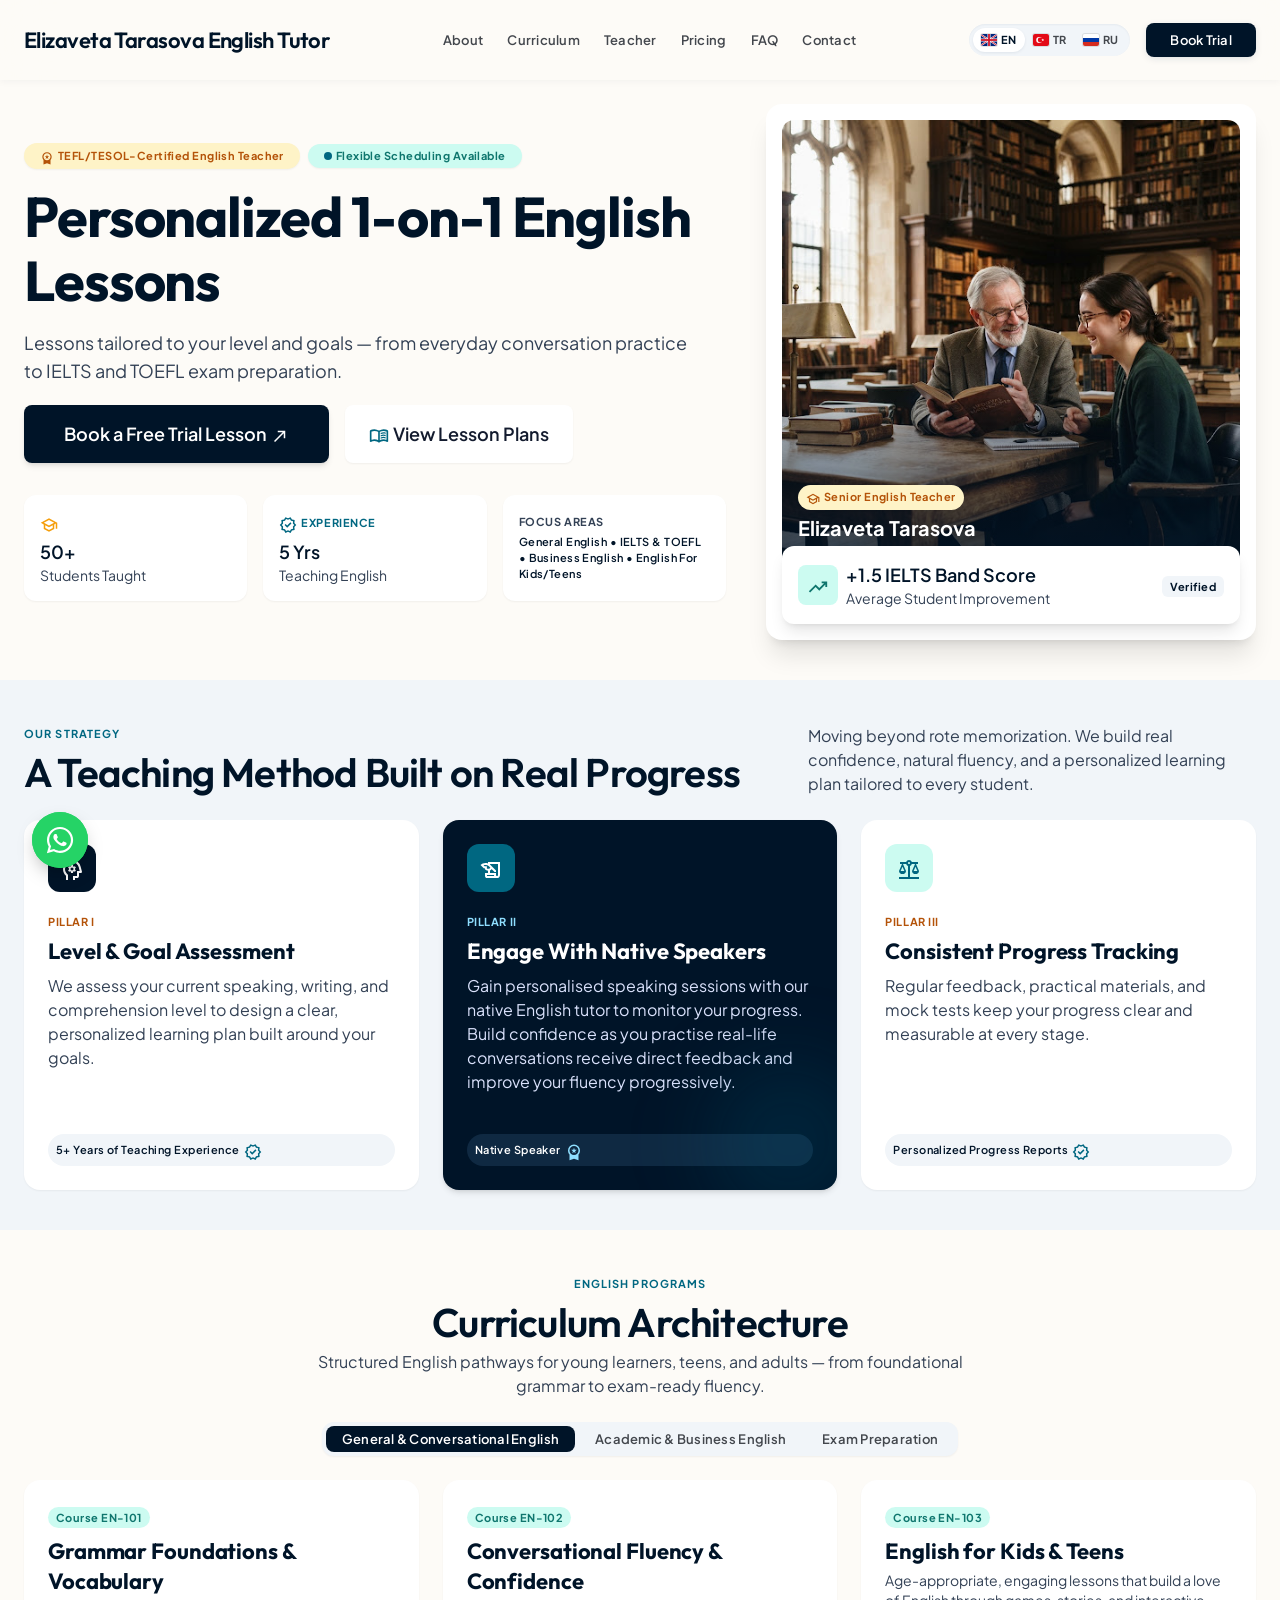
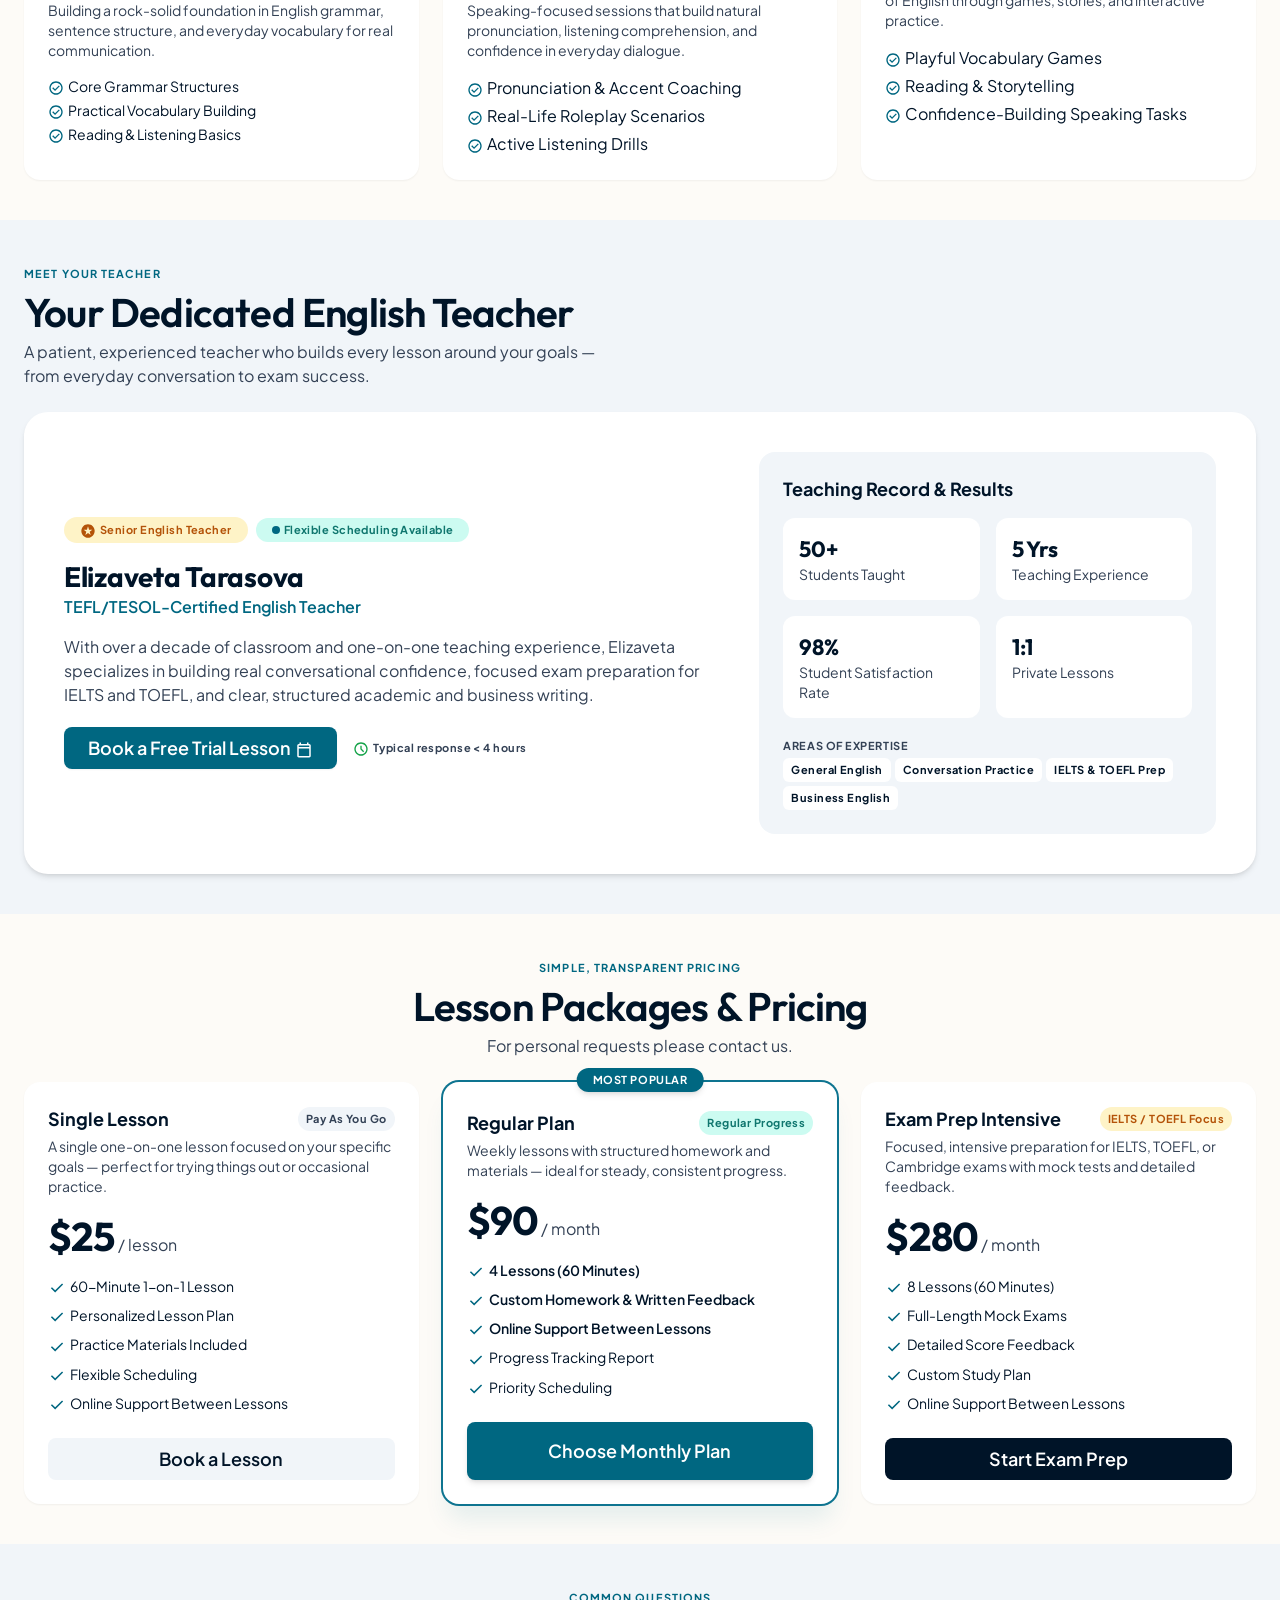
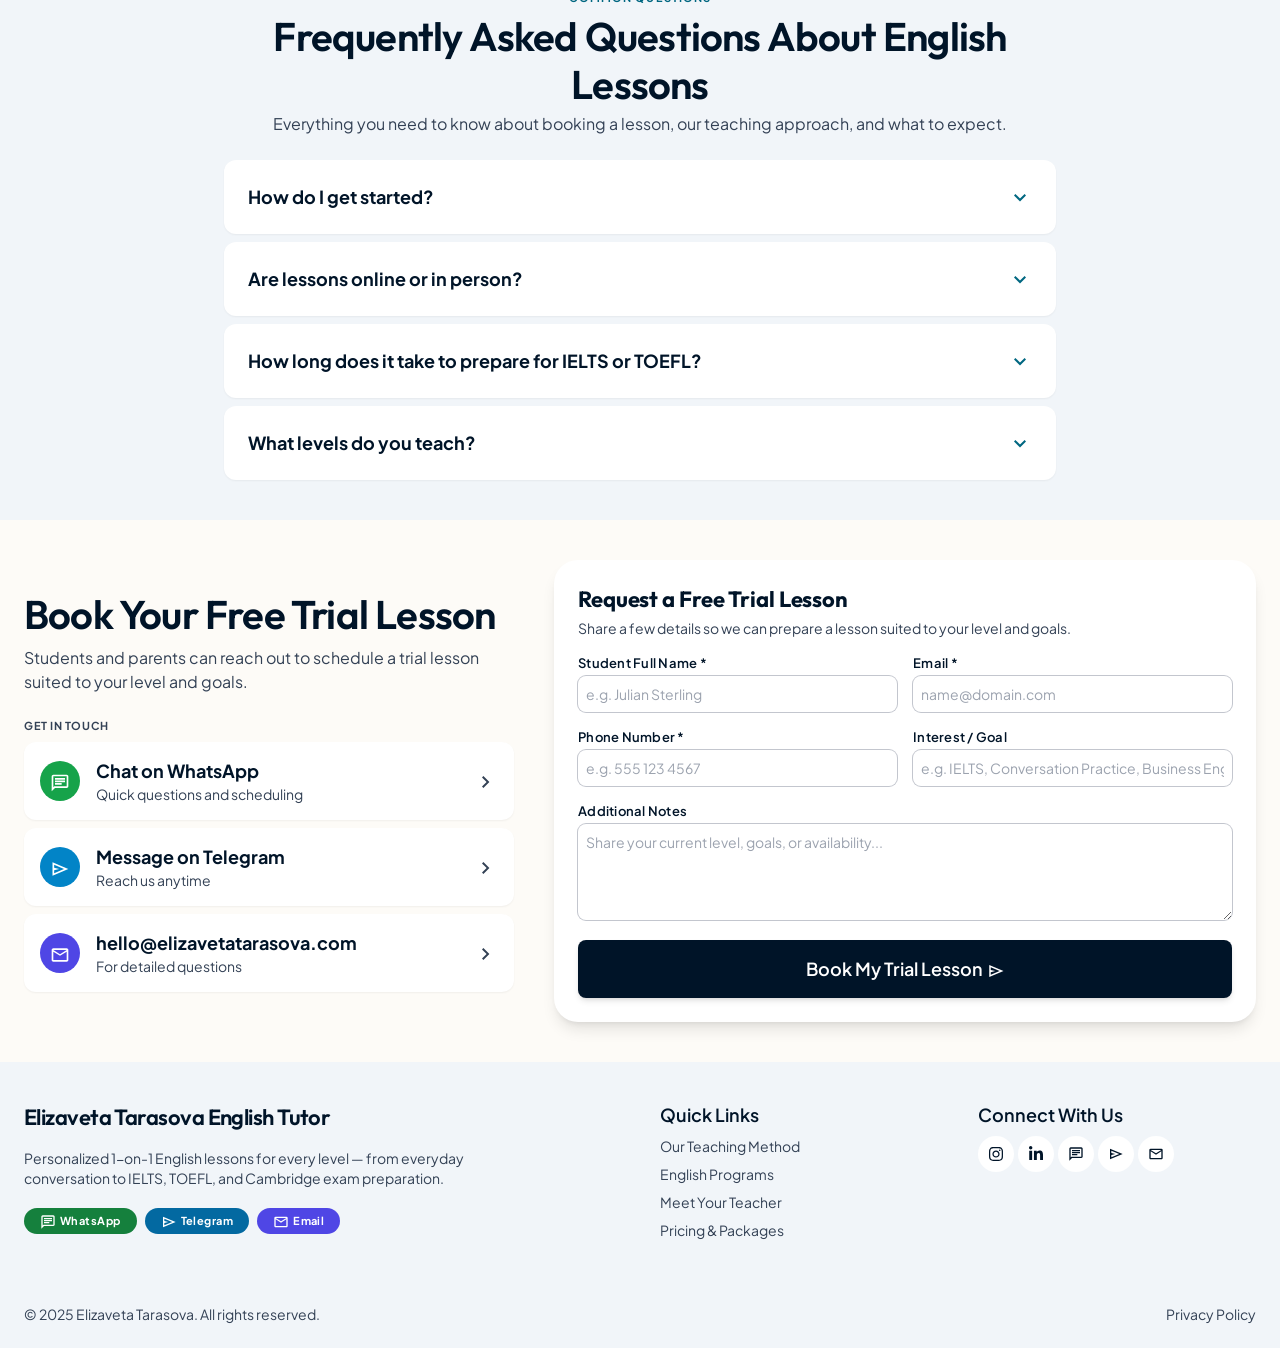
<file: index.html>
<!DOCTYPE html>
<html class="scroll-smooth" lang="en"><head><meta charset="utf-8"/><meta http-equiv="Content-Security-Policy" content="default-src 'self'; script-src 'self'; style-src 'self'; img-src 'self'; font-src 'self'; connect-src 'self' http://localhost:5080; form-action 'self'; base-uri 'self'; object-src 'none';"/><meta content="width=device-width, initial-scale=1.0, viewport-fit=cover" name="viewport"/><title>Elizaveta Tarasova | 1-on-1 English Tutoring, IELTS &amp; TOEFL Prep</title><meta name="description" content="Personalized English tutoring for every level with Elizaveta Tarasova: conversational fluency, academic &amp; business English, and exam preparation for IELTS, TOEFL &amp; Cambridge. Book a free trial lesson today."/><meta name="robots" content="index, follow"/><meta name="theme-color" content="#001428"/><link rel="canonical" href="https://www.elizavetatarasova.com/"/><meta property="og:type" content="website"/><meta property="og:site_name" content="Elizaveta Tarasova"/><meta property="og:title" content="Elizaveta Tarasova | 1-on-1 English Tutoring, IELTS &amp; TOEFL Prep"/><meta property="og:description" content="Personalized English tutoring for every level with Elizaveta Tarasova: conversational fluency, academic &amp; business English, and exam preparation for IELTS, TOEFL &amp; Cambridge."/><meta property="og:image" content="https://www.elizavetatarasova.com/assets/og/og-image.png"/><meta property="og:image:width" content="1200"/><meta property="og:image:height" content="630"/><meta property="og:image:alt" content="Elizaveta Tarasova — personalized 1-on-1 English tutoring and exam preparation"/><meta property="og:url" content="https://www.elizavetatarasova.com/"/><meta property="og:locale" content="en_US"/><meta property="og:locale:alternate" content="tr_TR"/><meta property="og:locale:alternate" content="ru_RU"/><meta name="twitter:card" content="summary_large_image"/><meta name="twitter:title" content="Elizaveta Tarasova | 1-on-1 English Tutoring, IELTS &amp; TOEFL Prep"/><meta name="twitter:description" content="Personalized English tutoring for every level with Elizaveta Tarasova: conversational fluency, academic &amp; business English, and exam preparation for IELTS, TOEFL &amp; Cambridge."/><meta name="twitter:image" content="https://www.elizavetatarasova.com/assets/og/og-image.png"/><link rel="icon" href="assets/favicon/favicon.svg" type="image/svg+xml"/><link rel="icon" href="assets/favicon/favicon.ico" sizes="any"/><link rel="apple-touch-icon" href="assets/favicon/apple-touch-icon.png"/><link rel="stylesheet" href="assets/css/fonts.css"/><link rel="stylesheet" href="assets/css/tailwind.css"/><link rel="stylesheet" href="assets/css/site.css?v=20260924b"/>
<script src="assets/js/config.js?v=20260924b"></script><script src="content-data.js?v=20260924b"></script>
<script src="site-i18n.js?v=20260924b"></script>
<script src="assets/js/site.js?v=20260924b" defer></script>
<script type="application/ld+json">
{
  "@context": "https://schema.org",
  "@type": "EducationalOrganization",
  "name": "Elizaveta Tarasova",
  "description": "Personalized 1-on-1 English tutoring for every level: conversational fluency, academic & business English, and exam preparation for IELTS, TOEFL & Cambridge with a dedicated, experienced English teacher.",
  "url": "https://www.elizavetatarasova.com/",
  "logo": "https://www.elizavetatarasova.com/assets/favicon/apple-touch-icon.png",
  "image": "https://www.elizavetatarasova.com/assets/og/og-image.png",
  "email": "hello@elizavetatarasova.com",
  "areaServed": "Worldwide",
  "availableLanguage": ["English", "Turkish", "Russian"],
  "sameAs": []
}
</script>
</head><body class="bg-canvas-parchment text-on-surface antialiased font-body-md text-body-md overflow-x-hidden"><header class="fixed top-0 inset-x-0 z-50 bg-canvas-parchment/90 backdrop-blur-xl shadow-[0_1px_8px_rgba(15,41,66,0.05)]"><div class="h-20 max-w-[1280px] mx-auto px-margin flex items-center justify-between gap-space-sm"><div class="flex items-center gap-space-sm min-w-0"><span class="font-headline-sm text-primary tracking-tight truncate header-logo-text" data-i18n="header.logo">Elizaveta Tarasova</span></div><nav class="hidden xl:flex items-center gap-space-md shrink-0" data-active-classes="bg-primary-container text-on-primary-container font-title-md text-title-md rounded-lg"><a class="font-label-md text-label-md text-on-surface-variant hover:text-on-surface transition-colors py-space-xs px-space-xs whitespace-nowrap" data-path="about" href="#about" data-i18n="header.nav.about" title="Learn about our teaching philosophy" data-i18n-title="linkTitles.navAbout">About</a><a class="font-label-md text-label-md text-on-surface-variant hover:text-on-surface transition-colors py-space-xs px-space-xs whitespace-nowrap" data-path="curriculum" href="#curriculum" data-i18n="header.nav.curriculum" title="Explore our English program tracks" data-i18n-title="linkTitles.navCurriculum">Curriculum</a><a class="font-label-md text-label-md text-on-surface-variant hover:text-on-surface transition-colors py-space-xs px-space-xs whitespace-nowrap" data-path="mentorship" href="#mentorship" data-i18n="header.nav.mentorship" title="Meet your English teacher" data-i18n-title="linkTitles.navMentorship">Teacher</a><a class="font-label-md text-label-md text-on-surface-variant hover:text-on-surface transition-colors py-space-xs px-space-xs whitespace-nowrap" data-path="pricing" href="#pricing" data-i18n="header.nav.pricing" title="View lesson pricing and packages" data-i18n-title="linkTitles.navPricing">Pricing</a><a class="font-label-md text-label-md text-on-surface-variant hover:text-on-surface transition-colors py-space-xs px-space-xs whitespace-nowrap" data-path="faq" href="#faq" data-i18n="header.nav.faq" title="Read frequently asked questions" data-i18n-title="linkTitles.navFaq">FAQ</a><a class="font-label-md text-label-md text-on-surface-variant hover:text-on-surface transition-colors py-space-xs px-space-xs whitespace-nowrap" data-path="contact" href="#contact" data-i18n="header.nav.contact" title="Get in touch and book a trial lesson" data-i18n-title="linkTitles.navContact">Contact</a></nav><div class="flex items-center gap-space-sm md:gap-space-md shrink-0"><div class="hidden sm:inline-flex items-center bg-surface-subtle p-space-xs rounded-full shadow-[inset_0_1px_2px_rgba(15,41,66,0.05)]" id="lang-pill-desktop"><button class="lang-switch-btn inline-flex items-center gap-1 px-space-sm py-space-xs rounded-full font-label-sm text-label-sm transition-colors" data-lang="en" type="button"><span aria-hidden="true" class="inline-flex w-4 h-3 rounded-[2px] overflow-hidden ring-1 ring-black/10 shrink-0"><svg viewBox="0 0 60 40" xmlns="http://www.w3.org/2000/svg" width="100%" height="100%" preserveAspectRatio="xMidYMid slice"><rect width="60" height="40" fill="#00247d"/><g stroke="#fff" stroke-width="6"><line x1="0" y1="0" x2="60" y2="40"/><line x1="60" y1="0" x2="0" y2="40"/></g><g stroke="#cf142b" stroke-width="3"><line x1="0" y1="0" x2="60" y2="40"/><line x1="60" y1="0" x2="0" y2="40"/></g><rect x="25" width="10" height="40" fill="#fff"/><rect y="15" width="60" height="10" fill="#fff"/><rect x="27" width="6" height="40" fill="#cf142b"/><rect y="17" width="60" height="6" fill="#cf142b"/></svg></span>EN</button><button class="lang-switch-btn inline-flex items-center gap-1 px-space-sm py-space-xs rounded-full font-label-sm text-label-sm transition-colors" data-lang="tr" type="button"><span aria-hidden="true" class="inline-flex w-4 h-3 rounded-[2px] overflow-hidden ring-1 ring-black/10 shrink-0"><svg viewBox="0 0 60 40" xmlns="http://www.w3.org/2000/svg" width="100%" height="100%" preserveAspectRatio="xMidYMid slice"><rect width="60" height="40" fill="#E30A17"/><circle cx="24" cy="20" r="10" fill="#fff"/><circle cx="27.2" cy="20" r="8" fill="#E30A17"/><polygon points="36,15 37.176,18.382 40.755,18.455 37.902,20.618 38.939,24.045 36,22 33.061,24.045 34.098,20.618 31.245,18.455 34.824,18.382" fill="#fff"/></svg></span>TR</button><button class="lang-switch-btn inline-flex items-center gap-1 px-space-sm py-space-xs rounded-full font-label-sm text-label-sm transition-colors" data-lang="ru" type="button"><span aria-hidden="true" class="inline-flex w-4 h-3 rounded-[2px] overflow-hidden ring-1 ring-black/10 shrink-0"><svg viewBox="0 0 60 40" xmlns="http://www.w3.org/2000/svg" width="100%" height="100%" preserveAspectRatio="xMidYMid slice"><rect width="60" height="13.33" y="0" fill="#fff"/><rect width="60" height="13.33" y="13.33" fill="#0039A6"/><rect width="60" height="13.34" y="26.66" fill="#D52B1E"/></svg></span>RU</button></div><a class="hidden md:inline-flex items-center justify-center bg-primary text-on-primary hover:bg-primary-container hover:text-on-primary font-label-md text-label-md px-space-lg py-space-sm rounded-lg transition-all shadow-[0_2px_8px_-2px_rgba(15,41,66,0.18)] whitespace-nowrap" href="#contact" data-i18n="header.bookTrial" title="Book a free trial lesson" data-i18n-title="linkTitles.bookTrial">Book Trial</a><button aria-label="Open Navigation Menu" class="xl:hidden flex items-center justify-center w-10 h-10 rounded-lg bg-surface-subtle text-primary hover:bg-surface-container-high hover:text-on-surface transition-colors shrink-0" id="mobile-menu-trigger" type="button"><span><svg fill="currentColor" class="icon-inline" xmlns="http://www.w3.org/2000/svg" height="24" viewBox="0 -960 960 960" width="24"><path d="M120-240v-80h720v80H120Zm0-200v-80h720v80H120Zm0-200v-80h720v80H120Z"/></svg></span></button></div></div></header><div class="fixed inset-0 z-50 hidden bg-primary-container/40 backdrop-blur-md transition-opacity" id="mobile-drawer"><div class="fixed top-0 right-0 h-full w-80 max-w-[85vw] bg-surface-card p-space-lg flex flex-col justify-between shadow-[0_24px_48px_-12px_rgba(15,41,66,0.25)] overflow-y-auto"><div class="flex flex-col gap-space-lg"><div class="flex items-center justify-between pb-space-md gap-space-sm"><div class="flex items-center gap-space-xs min-w-0"><span class="font-title-md text-primary truncate drawer-logo-text" data-i18n="header.logo">Elizaveta Tarasova</span></div><button aria-label="Close Menu" class="p-space-xs rounded-lg text-on-surface-variant hover:bg-surface-subtle hover:text-on-surface shrink-0" id="mobile-menu-close" type="button"><span><svg fill="currentColor" class="icon-inline" xmlns="http://www.w3.org/2000/svg" height="24" viewBox="0 -960 960 960" width="24"><path d="m256-200-56-56 224-224-224-224 56-56 224 224 224-224 56 56-224 224 224 224-56 56-224-224-224 224Z"/></svg></span></button></div><div class="flex items-center justify-center bg-surface-subtle p-space-xs rounded-full gap-space-xs" id="lang-pill-mobile"><button class="lang-switch-btn flex-1 inline-flex items-center justify-center gap-1 py-space-xs rounded-full font-label-sm text-label-sm text-center transition-colors" data-lang="en" type="button">English</button><button class="lang-switch-btn flex-1 inline-flex items-center justify-center gap-1 py-space-xs rounded-full font-label-sm text-label-sm text-center transition-colors" data-lang="tr" type="button">Türkçe</button><button class="lang-switch-btn flex-1 inline-flex items-center justify-center gap-1 py-space-xs rounded-full font-label-sm text-label-sm text-center transition-colors" data-lang="ru" type="button">Русский</button></div><nav class="flex flex-col gap-space-xs mt-space-md" data-active-classes="bg-primary-container text-on-primary-container font-title-md text-title-md rounded-lg"><a class="font-label-md text-label-md text-on-surface-variant hover:bg-surface-subtle hover:text-on-surface px-space-md py-space-sm rounded-lg transition-colors" data-path="about" href="#about" data-i18n="header.nav.about" title="Learn about our teaching philosophy" data-i18n-title="linkTitles.navAbout">About</a><a class="font-label-md text-label-md text-on-surface-variant hover:bg-surface-subtle hover:text-on-surface px-space-md py-space-sm rounded-lg transition-colors" data-path="curriculum" href="#curriculum" data-i18n="header.nav.curriculum" title="Explore our English program tracks" data-i18n-title="linkTitles.navCurriculum">Curriculum</a><a class="font-label-md text-label-md text-on-surface-variant hover:bg-surface-subtle hover:text-on-surface px-space-md py-space-sm rounded-lg transition-colors" data-path="mentorship" href="#mentorship" data-i18n="header.nav.mentorship" title="Meet your English teacher" data-i18n-title="linkTitles.navMentorship">Teacher</a><a class="font-label-md text-label-md text-on-surface-variant hover:bg-surface-subtle hover:text-on-surface px-space-md py-space-sm rounded-lg transition-colors" data-path="pricing" href="#pricing" data-i18n="header.nav.pricing" title="View lesson pricing and packages" data-i18n-title="linkTitles.navPricing">Pricing</a><a class="font-label-md text-label-md text-on-surface-variant hover:bg-surface-subtle hover:text-on-surface px-space-md py-space-sm rounded-lg transition-colors" data-path="faq" href="#faq" data-i18n="header.nav.faq" title="Read frequently asked questions" data-i18n-title="linkTitles.navFaq">FAQ</a><a class="font-label-md text-label-md text-on-surface-variant hover:bg-surface-subtle hover:text-on-surface px-space-md py-space-sm rounded-lg transition-colors" data-path="contact" href="#contact" data-i18n="header.nav.contact" title="Get in touch and book a trial lesson" data-i18n-title="linkTitles.navContact">Contact</a></nav></div><div class="flex flex-col gap-space-md pt-space-lg"><a class="w-full flex items-center justify-center text-center bg-primary text-on-primary hover:bg-primary-container font-label-md text-label-md py-space-md rounded-lg shadow-[0_4px_12px_rgba(15,41,66,0.15)] transition-all" href="#contact" data-i18n="mobile.ctaButton" title="Book a free trial lesson" data-i18n-title="linkTitles.bookTrial">Book a Free Trial Lesson</a><div class="flex items-center justify-center gap-space-md text-on-surface-variant font-label-sm text-label-sm text-center"><span class="flex items-center gap-space-xs"><span class="text-[16px] text-sage-accent-light shrink-0"><svg fill="currentColor" class="icon-inline" xmlns="http://www.w3.org/2000/svg" height="16" viewBox="0 -960 960 960" width="16"><path d="m344-60-76-128-144-32 14-148-98-112 98-112-14-148 144-32 76-128 136 58 136-58 76 128 144 32-14 148 98 112-98 112 14 148-144 32-76 128-136-58-136 58Zm34-102 102-44 104 44 56-96 110-26-10-112 74-84-74-86 10-112-110-24-58-96-102 44-104-44-56 96-110 24 10 112-74 86 74 84-10 114 110 24 58 96Zm102-318Zm-42 142 226-226-56-58-170 170-86-84-56 56 142 142Z"/></svg></span><span data-i18n="mobile.trustBadge">CELTA-Certified English Teacher</span></span></div></div></div></div><main class="w-full pt-20 bg-canvas-parchment"><div class="flex flex-col w-full">
<!-- SECTION 1: HERO (#hero) -->
<section class="relative w-full pt-space-lg pb-space-xl overflow-hidden bg-canvas-parchment" id="hero">
<div class="max-w-[1280px] mx-auto px-margin">
<div class="grid grid-cols-1 lg:grid-cols-12 gap-space-xl items-center">
<div class="lg:col-span-7 flex flex-col gap-space-md min-w-0">
<div class="flex flex-wrap items-center gap-space-sm">
<span class="inline-flex items-center gap-space-xs bg-amber-tint-surface text-amber-tint-text font-label-sm text-label-sm px-space-md py-space-xs rounded-full shadow-sm max-w-full">
<span class="text-[14px] shrink-0"><svg fill="currentColor" class="icon-inline" xmlns="http://www.w3.org/2000/svg" height="14" viewBox="0 -960 960 960" width="14"><path d="m387-412 35-114-92-74h114l36-112 36 112h114l-93 74 35 114-92-71-93 71ZM240-40v-309q-38-42-59-96t-21-115q0-134 93-227t227-93q134 0 227 93t93 227q0 61-21 115t-59 96v309l-240-80-240 80Zm410-350q70-70 70-170t-70-170q-70-70-170-70t-170 70q-70 70-70 170t70 170q70 70 170 70t170-70Z"/></svg></span>
<span data-i18n="hero.badge1">CELTA-Certified English Teacher</span>
</span>
<span class="inline-flex items-center gap-space-xs bg-teal-tint-surface text-teal-tint-text font-label-sm text-label-sm px-space-md py-space-xs rounded-full shadow-sm max-w-full">
<span class="w-2 h-2 rounded-full bg-secondary animate-pulse shrink-0"></span>
<span data-i18n="hero.badge2">Open Slots This Month: 3</span>
</span>
</div>
<h1 class="font-display-hero text-display-hero-mobile md:text-display-hero text-primary tracking-tight font-bold" data-i18n="hero.title">
Personalized 1-on-1 English Lessons
</h1>
<p class="font-body-lg text-body-lg text-text-slate-muted max-w-2xl" data-i18n="hero.subtitle">
Lessons tailored to your level and goals — from everyday conversation practice to IELTS and TOEFL exam preparation.
</p>
<div class="flex flex-wrap items-center gap-space-md pt-space-xs">
<a class="inline-flex items-center justify-center gap-space-xs bg-primary text-on-primary hover:bg-primary-container px-space-xl py-space-md rounded-lg font-title-md text-title-md shadow-md transition-all" href="#contact">
<span title="Book a free trial lesson" data-i18n-title="linkTitles.heroCtaPrimary" data-i18n="hero.ctaPrimary">Book a Free Trial Lesson</span>
<span class="text-[18px] shrink-0"><svg fill="currentColor" class="icon-inline" xmlns="http://www.w3.org/2000/svg" height="18" viewBox="0 -960 960 960" width="18"><path d="m216-160-56-56 464-464H360v-80h400v400h-80v-264L216-160Z"/></svg></span>
</a>
<a class="inline-flex items-center justify-center gap-space-xs bg-surface-card text-on-surface hover:bg-surface-subtle px-space-lg py-space-md rounded-lg font-title-md text-title-md shadow-sm transition-all" href="#curriculum">
<span class="text-secondary text-[20px] shrink-0"><svg fill="currentColor" class="icon-inline" xmlns="http://www.w3.org/2000/svg" height="20" viewBox="0 -960 960 960" width="20"><path d="M560-564v-68q33-14 67.5-21t72.5-7q26 0 51 4t49 10v64q-24-9-48.5-13.5T700-600q-38 0-73 9.5T560-564Zm0 220v-68q33-14 67.5-21t72.5-7q26 0 51 4t49 10v64q-24-9-48.5-13.5T700-380q-38 0-73 9t-67 27Zm0-110v-68q33-14 67.5-21t72.5-7q26 0 51 4t49 10v64q-24-9-48.5-13.5T700-490q-38 0-73 9.5T560-454ZM260-320q47 0 91.5 10.5T440-278v-394q-41-24-87-36t-93-12q-36 0-71.5 7T120-692v396q35-12 69.5-18t70.5-6Zm260 42q44-21 88.5-31.5T700-320q36 0 70.5 6t69.5 18v-396q-33-14-68.5-21t-71.5-7q-47 0-93 12t-87 36v394Zm-40 118q-48-38-104-59t-116-21q-42 0-82.5 11T100-198q-21 11-40.5-1T40-234v-482q0-11 5.5-21T62-752q46-24 96-36t102-12q58 0 113.5 15T480-740q51-30 106.5-45T700-800q52 0 102 12t96 36q11 5 16.5 15t5.5 21v482q0 23-19.5 35t-40.5 1q-37-20-77.5-31T700-240q-60 0-116 21t-104 59ZM280-494Z"/></svg></span>
<span title="Explore our English programs" data-i18n-title="linkTitles.heroCtaSecondary" data-i18n="hero.ctaSecondary">View Lesson Plans</span>
</a>
</div>
<div class="pt-space-md hero-stats-grid">
<div class="bg-surface-card p-space-md rounded-xl shadow-sm min-w-0">
<div class="flex items-center gap-space-xs text-amber-highlight">
<span class="text-[18px]"><svg fill="currentColor" class="icon-inline" xmlns="http://www.w3.org/2000/svg" height="18" viewBox="0 -960 960 960" width="18"><path d="M480-120 200-272v-240L40-600l440-240 440 240v320h-80v-276l-80 44v240L480-120Zm0-332 274-148-274-148-274 148 274 148Zm0 241 200-108v-151L480-360 280-470v151l200 108Zm0-241Zm0 90Zm0 0Z"/></svg></span>
</div>
<p class="font-title-md text-title-md text-primary mt-space-xs" data-i18n="hero.stat1Value">140+</p>
<p class="font-body-sm text-body-sm text-text-slate-muted" data-i18n="hero.stat1Label">Students Taught</p>
</div>
<div class="bg-surface-card p-space-md rounded-xl shadow-sm min-w-0">
<div class="flex items-center gap-space-xs text-secondary">
<span class="text-[18px] shrink-0"><svg fill="currentColor" class="icon-inline" xmlns="http://www.w3.org/2000/svg" height="18" viewBox="0 -960 960 960" width="18"><path d="m344-60-76-128-144-32 14-148-98-112 98-112-14-148 144-32 76-128 136 58 136-58 76 128 144 32-14 148 98 112-98 112 14 148-144 32-76 128-136-58-136 58Zm34-102 102-44 104 44 56-96 110-26-10-112 74-84-74-86 10-112-110-24-58-96-102 44-104-44-56 96-110 24 10 112-74 86 74 84-10 114 110 24 58 96Zm102-318Zm-42 142 226-226-56-58-170 170-86-84-56 56 142 142Z"/></svg></span>
<span class="font-label-sm text-label-sm font-bold uppercase tracking-wider" data-i18n="hero.stat2Tag">Experience</span>
</div>
<p class="font-title-md text-title-md text-primary mt-space-xs" data-i18n="hero.stat2Value">12 Yrs</p>
<p class="font-body-sm text-body-sm text-text-slate-muted" data-i18n="hero.stat2Label">Teaching English</p>
</div>
<div class="hero-stat-wide bg-surface-card p-space-md rounded-xl shadow-sm flex flex-col justify-center min-w-0">
<p class="font-label-sm text-label-sm uppercase tracking-wider text-text-slate-muted" data-i18n="hero.stat3Label">Focus Areas</p>
<div class="flex flex-wrap gap-space-xs mt-space-xs">
<span class="font-label-sm text-label-sm text-primary font-semibold" data-i18n="hero.stat3Value">General English • IELTS &amp; TOEFL • Business English</span>
</div>
</div>
</div>
</div>
<div class="lg:col-span-5 relative min-w-0">
<div class="absolute -inset-4 bg-secondary/10 rounded-3xl blur-2xl -z-10"></div>
<div class="relative bg-surface-card rounded-2xl p-space-md shadow-xl">
<div class="relative w-full aspect-square rounded-xl overflow-hidden bg-primary">
<img alt="Private English tutor guiding a student through a one-on-one lesson" data-i18n-alt="hero.imgAlt" class="w-full h-full object-cover" width="512" height="512" loading="eager" fetchpriority="high" decoding="async" src="assets/images/hero-teacher.jpg"/>
<div class="absolute inset-0 bg-gradient-to-t from-primary/85 via-transparent to-transparent"></div>
<div class="absolute bottom-space-md left-space-md right-space-md text-on-primary">
<div class="inline-flex items-center gap-space-xs bg-amber-tint-surface text-amber-tint-text font-label-sm text-label-sm px-space-sm py-space-xs rounded-full mb-space-xs shadow-sm max-w-full">
<span class="text-[14px] shrink-0"><svg fill="currentColor" class="icon-inline" xmlns="http://www.w3.org/2000/svg" height="14" viewBox="0 -960 960 960" width="14"><path d="M480-120 200-272v-240L40-600l440-240 440 240v320h-80v-276l-80 44v240L480-120Zm0-332 274-148-274-148-274 148 274 148Zm0 241 200-108v-151L480-360 280-470v151l200 108Zm0-241Zm0 90Zm0 0Z"/></svg></span>
<span data-i18n="hero.mentorBadge">Senior English Teacher</span>
</div>
<p class="font-title-lg text-title-lg font-bold text-on-primary" data-i18n="hero.mentorName">Elizaveta Tarasova</p>
<p class="font-body-sm text-body-sm text-surface-container-highest" data-i18n="hero.mentorSubtitle">CELTA &amp; IELTS-Certified English Teacher</p>
</div>
</div>
<div class="-mt-8 relative z-10 bg-surface-card rounded-xl p-space-md shadow-lg flex flex-wrap items-center justify-between gap-space-md">
<div class="flex items-center gap-space-sm min-w-0">
<div class="w-10 h-10 rounded-lg bg-teal-tint-surface text-teal-tint-text flex items-center justify-center shrink-0">
<span class="text-[22px]"><svg fill="currentColor" class="icon-inline" xmlns="http://www.w3.org/2000/svg" height="22" viewBox="0 -960 960 960" width="22"><path d="m136-240-56-56 296-298 160 160 208-206H640v-80h240v240h-80v-104L536-320 376-480 136-240Z"/></svg></span>
</div>
<div class="min-w-0">
<p class="font-title-md text-title-md text-primary" data-i18n="hero.diagStat">+1.5 IELTS Band Score</p>
<p class="font-body-sm text-body-sm text-text-slate-muted" data-i18n="hero.diagLabel">Average Student Improvement</p>
</div>
</div>
<div class="text-right shrink-0">
<span class="font-label-sm text-label-sm px-space-sm py-space-xs bg-surface-subtle text-primary font-bold rounded-md" data-i18n="hero.verifiedTag">Verified</span>
</div>
</div>
</div>
</div>
</div>
</div>
</section>
<!-- SECTION 2: ABOUT & METHODOLOGY (#about) -->
<section class="w-full py-space-xl bg-surface-subtle" id="about">
<div class="max-w-[1280px] mx-auto px-margin">
<div class="flex flex-col md:flex-row md:items-end justify-between gap-space-md pb-space-lg">
<div class="min-w-0">
<span class="font-label-sm text-label-sm uppercase tracking-widest text-secondary font-bold" data-i18n="about.overline">The Tarasova Method</span>
<h2 class="font-headline-lg text-headline-lg-mobile md:text-headline-lg text-primary mt-space-xs font-bold" data-i18n="about.title">
A Teaching Method Built on Real Progress
</h2>
</div>
<p class="font-body-md text-body-md text-text-slate-muted max-w-md" data-i18n="about.subtitle">
Moving beyond rote memorization. We build real confidence, natural fluency, and a personalized learning plan tailored to every student.
</p>
</div>
<div class="grid grid-cols-1 md:grid-cols-3 gap-space-lg">
<div class="bg-surface-card rounded-2xl p-space-lg shadow-sm hover:shadow-md flex flex-col justify-between">
<div>
<div class="w-12 h-12 rounded-xl bg-primary text-on-primary flex items-center justify-center mb-space-md">
<span class="text-[24px]"><svg fill="currentColor" class="icon-inline" xmlns="http://www.w3.org/2000/svg" height="24" viewBox="0 -960 960 960" width="24"><path d="M240-80v-172q-57-52-88.5-121.5T120-520q0-150 105-255t255-105q125 0 221.5 73.5T827-615l52 205q5 19-7 34.5T840-360h-80v120q0 33-23.5 56.5T680-160h-80v80h-80v-160h160v-200h108l-38-155q-23-91-98-148t-172-57q-116 0-198 81t-82 197q0 60 24.5 114t69.5 96l26 24v208h-80Zm254-360Zm-54 80h80l6-50q8-3 14.5-7t11.5-9l46 20 40-68-40-30q2-8 2-16t-2-16l40-30-40-68-46 20q-5-5-11.5-9t-14.5-7l-6-50h-80l-6 50q-8 3-14.5 7t-11.5 9l-46-20-40 68 40 30q-2 8-2 16t2 16l-40 30 40 68 46-20q5 5 11.5 9t14.5 7l6 50Zm-2.5-117.5Q420-495 420-520t17.5-42.5Q455-580 480-580t42.5 17.5Q540-545 540-520t-17.5 42.5Q505-460 480-460t-42.5-17.5Z"/></svg></span>
</div>
<span class="font-label-sm text-label-sm text-amber-tint-text uppercase tracking-wider font-bold" data-i18n="about.pillar1.label">Pillar I</span>
<h3 class="font-headline-sm text-headline-sm text-primary mt-space-xs font-bold" data-i18n="about.pillar1.title">Level &amp; Goal Assessment</h3>
<p class="font-body-md text-body-md text-text-slate-muted mt-space-sm" data-i18n="about.pillar1.desc">
We assess your current speaking, writing, and comprehension level to design a clear, personalized learning plan built around your goals.
</p>
</div>
<div class="pt-space-lg mt-space-md">
<div class="w-fit max-w-full bg-surface-subtle px-space-sm py-space-xs rounded-full flex items-center gap-space-xs">
<span class="font-label-sm text-label-sm text-primary font-semibold" data-i18n="about.pillar1.footer">10+ Years of Teaching Experience</span>
<span class="text-secondary text-[18px] shrink-0"><svg fill="currentColor" class="icon-inline" xmlns="http://www.w3.org/2000/svg" height="18" viewBox="0 -960 960 960" width="18"><path d="m344-60-76-128-144-32 14-148-98-112 98-112-14-148 144-32 76-128 136 58 136-58 76 128 144 32-14 148 98 112-98 112 14 148-144 32-76 128-136-58-136 58Zm34-102 102-44 104 44 56-96 110-26-10-112 74-84-74-86 10-112-110-24-58-96-102 44-104-44-56 96-110 24 10 112-74 86 74 84-10 114 110 24 58 96Zm102-318Zm-42 142 226-226-56-58-170 170-86-84-56 56 142 142Z"/></svg></span>
</div>
</div>
</div>
<div class="bg-primary text-on-primary rounded-2xl p-space-lg shadow-md flex flex-col justify-between relative overflow-hidden">
<div class="absolute -right-8 -bottom-8 w-40 h-40 bg-secondary/20 rounded-full blur-2xl"></div>
<div>
<div class="w-12 h-12 rounded-xl bg-secondary text-on-primary flex items-center justify-center mb-space-md">
<span class="text-[24px]"><svg fill="currentColor" class="icon-inline" xmlns="http://www.w3.org/2000/svg" height="24" viewBox="0 -960 960 960" width="24"><path d="M320-160q-33 0-56.5-23.5T240-240v-120h120v-90q-35-2-66.5-15.5T236-506v-44h-46L60-680q36-46 89-65t107-19q27 0 52.5 4t51.5 15v-55h480v520q0 50-35 85t-85 35H320Zm120-200h240v80q0 17 11.5 28.5T720-240q17 0 28.5-11.5T760-280v-440H440v24l240 240v56h-56L510-514l-8 8q-14 14-29.5 25T440-464v104ZM224-630h92v86q12 8 25 11t27 3q23 0 41.5-7t36.5-25l8-8-56-56q-29-29-65-43.5T256-684q-20 0-38 3t-36 9l42 42Zm376 350H320v40h286q-3-9-4.5-19t-1.5-21Zm-280 40v-40 40Z"/></svg></span>
</div>
<span class="font-label-sm text-label-sm text-secondary-container uppercase tracking-wider font-bold" data-i18n="about.pillar2.label">Pillar II</span>
<h3 class="font-headline-sm text-headline-sm text-on-primary mt-space-xs font-bold" data-i18n="about.pillar2.title">Personalized 1-on-1 Lessons</h3>
<p class="font-body-md text-body-md text-surface-container-highest mt-space-sm" data-i18n="about.pillar2.desc">
Every lesson is tailored to you — whether it's conversation practice, exam preparation, or academic and business writing.
</p>
</div>
<div class="pt-space-lg mt-space-md">
<div class="w-fit max-w-full bg-primary-container px-space-sm py-space-xs rounded-full flex items-center gap-space-xs">
<span class="font-label-sm text-label-sm text-on-primary font-semibold" data-i18n="about.pillar2.footer">98% Student Satisfaction</span>
<span class="text-secondary-container text-[18px] shrink-0"><svg fill="currentColor" class="icon-inline" xmlns="http://www.w3.org/2000/svg" height="18" viewBox="0 -960 960 960" width="18"><path d="m387-412 35-114-92-74h114l36-112 36 112h114l-93 74 35 114-92-71-93 71ZM240-40v-309q-38-42-59-96t-21-115q0-134 93-227t227-93q134 0 227 93t93 227q0 61-21 115t-59 96v309l-240-80-240 80Zm410-350q70-70 70-170t-70-170q-70-70-170-70t-170 70q-70 70-70 170t70 170q70 70 170 70t170-70Z"/></svg></span>
</div>
</div>
</div>
<div class="bg-surface-card rounded-2xl p-space-lg shadow-sm hover:shadow-md flex flex-col justify-between">
<div>
<div class="w-12 h-12 rounded-xl bg-teal-tint-surface text-secondary flex items-center justify-center mb-space-md">
<span class="text-[24px]"><svg fill="currentColor" class="icon-inline" xmlns="http://www.w3.org/2000/svg" height="24" viewBox="0 -960 960 960" width="24"><path d="M80-120v-80h360v-447q-26-9-45-28t-28-45H240l120 280q0 50-41 85t-99 35q-58 0-99-35t-41-85l120-280h-80v-80h247q12-35 43-57.5t70-22.5q39 0 70 22.5t43 57.5h247v80h-80l120 280q0 50-41 85t-99 35q-58 0-99-35t-41-85l120-280H593q-9 26-28 45t-45 28v447h360v80H80Zm585-320h150l-75-174-75 174Zm-520 0h150l-75-174-75 174Zm335-280q17 0 28.5-11.5T520-760q0-17-11.5-28.5T480-800q-17 0-28.5 11.5T440-760q0 17 11.5 28.5T480-720Z"/></svg></span>
</div>
<span class="font-label-sm text-label-sm text-amber-tint-text uppercase tracking-wider font-bold" data-i18n="about.pillar3.label">Pillar III</span>
<h3 class="font-headline-sm text-headline-sm text-primary mt-space-xs font-bold" data-i18n="about.pillar3.title">Consistent Progress Tracking</h3>
<p class="font-body-md text-body-md text-text-slate-muted mt-space-sm" data-i18n="about.pillar3.desc">
Regular feedback, practical materials, and mock tests keep your progress clear and measurable at every stage.
</p>
</div>
<div class="pt-space-lg mt-space-md">
<div class="w-fit max-w-full bg-surface-subtle px-space-sm py-space-xs rounded-full flex items-center gap-space-xs">
<span class="font-label-sm text-label-sm text-primary font-semibold" data-i18n="about.pillar3.footer">Personalized Progress Reports</span>
<span class="text-secondary text-[18px] shrink-0"><svg fill="currentColor" class="icon-inline" xmlns="http://www.w3.org/2000/svg" height="18" viewBox="0 -960 960 960" width="18"><path d="m344-60-76-128-144-32 14-148-98-112 98-112-14-148 144-32 76-128 136 58 136-58 76 128 144 32-14 148 98 112-98 112 14 148-144 32-76 128-136-58-136 58Zm34-102 102-44 104 44 56-96 110-26-10-112 74-84-74-86 10-112-110-24-58-96-102 44-104-44-56 96-110 24 10 112-74 86 74 84-10 114 110 24 58 96Zm102-318Zm-42 142 226-226-56-58-170 170-86-84-56 56 142 142Z"/></svg></span>
</div>
</div>
</div>
</div>
</div>
</section>
<!-- SECTION 3: CURRICULUM & DISCIPLINES (#curriculum) -->
<section class="w-full py-space-xl bg-canvas-parchment" id="curriculum">
<div class="max-w-[1280px] mx-auto px-margin">
<div class="text-center max-w-2xl mx-auto pb-space-lg">
<span class="font-label-sm text-label-sm uppercase tracking-widest text-secondary font-bold" data-i18n="curriculum.overline">English Programs</span>
<h2 class="font-headline-lg text-headline-lg-mobile md:text-headline-lg text-primary mt-space-xs font-bold" data-i18n="curriculum.title">
Curriculum Architecture
</h2>
<p class="font-body-md text-body-md text-text-slate-muted mt-space-xs" data-i18n="curriculum.subtitle">
Structured English pathways for young learners, teens, and adults — from foundational grammar to exam-ready fluency.
</p>
</div>
<div class="flex justify-center mb-space-lg">
<div class="flex flex-wrap justify-center p-space-xs bg-surface-subtle rounded-xl shadow-sm gap-space-xs" id="curriculum-tabs">
<button class="curriculum-tab-btn px-space-md py-space-xs rounded-lg font-label-md text-label-md bg-primary text-on-primary transition-all" data-tab="stem" type="button" data-i18n="curriculum.tabs.stem">
General &amp; Conversational English
</button>
<button class="curriculum-tab-btn px-space-md py-space-xs rounded-lg font-label-md text-label-md text-on-surface-variant hover:text-on-surface transition-all" data-tab="humanities" type="button" data-i18n="curriculum.tabs.humanities">
Academic &amp; Business English
</button>
<button class="curriculum-tab-btn px-space-md py-space-xs rounded-lg font-label-md text-label-md text-on-surface-variant hover:text-on-surface transition-all" data-tab="testing" type="button" data-i18n="curriculum.tabs.testing">
Exam Preparation
</button>
</div>
</div>
<div id="curriculum-content">
<div class="curriculum-panel grid grid-cols-1 md:grid-cols-3 gap-space-lg" id="tab-stem">
<div class="bg-surface-card rounded-2xl p-space-lg shadow-sm min-w-0">
<span class="font-label-sm text-label-sm bg-teal-tint-surface text-teal-tint-text px-space-sm py-space-xs rounded-full" data-i18n="curriculum.stem.0.code">Course EN-101</span>
<h3 class="font-headline-sm text-headline-sm text-primary mt-space-sm font-bold" data-i18n="curriculum.stem.0.title">Grammar Foundations &amp; Vocabulary</h3>
<p class="font-body-sm text-body-sm text-text-slate-muted mt-space-xs" data-i18n="curriculum.stem.0.desc">Building a rock-solid foundation in English grammar, sentence structure, and everyday vocabulary for real communication.</p>
<ul class="mt-space-md space-y-space-xs font-body-sm text-body-sm text-primary">
<li class="flex items-start gap-space-xs"><span class="text-secondary text-[16px] shrink-0"><svg fill="currentColor" class="icon-inline" xmlns="http://www.w3.org/2000/svg" height="16" viewBox="0 -960 960 960" width="16"><path d="m424-296 282-282-56-56-226 226-114-114-56 56 170 170Zm56 216q-83 0-156-31.5T197-197q-54-54-85.5-127T80-480q0-83 31.5-156T197-763q54-54 127-85.5T480-880q83 0 156 31.5T763-763q54 54 85.5 127T880-480q0 83-31.5 156T763-197q-54 54-127 85.5T480-80Zm0-80q134 0 227-93t93-227q0-134-93-227t-227-93q-134 0-227 93t-93 227q0 134 93 227t227 93Zm0-320Z"/></svg></span><span data-i18n="curriculum.stem.0.bullets.0">Core Grammar Structures</span></li>
<li class="flex items-start gap-space-xs"><span class="text-secondary text-[16px] shrink-0"><svg fill="currentColor" class="icon-inline" xmlns="http://www.w3.org/2000/svg" height="16" viewBox="0 -960 960 960" width="16"><path d="m424-296 282-282-56-56-226 226-114-114-56 56 170 170Zm56 216q-83 0-156-31.5T197-197q-54-54-85.5-127T80-480q0-83 31.5-156T197-763q54-54 127-85.5T480-880q83 0 156 31.5T763-763q54 54 85.5 127T880-480q0 83-31.5 156T763-197q-54 54-127 85.5T480-80Zm0-80q134 0 227-93t93-227q0-134-93-227t-227-93q-134 0-227 93t-93 227q0 134 93 227t227 93Zm0-320Z"/></svg></span><span data-i18n="curriculum.stem.0.bullets.1">Practical Vocabulary Building</span></li>
<li class="flex items-start gap-space-xs"><span class="text-secondary text-[16px] shrink-0"><svg fill="currentColor" class="icon-inline" xmlns="http://www.w3.org/2000/svg" height="16" viewBox="0 -960 960 960" width="16"><path d="m424-296 282-282-56-56-226 226-114-114-56 56 170 170Zm56 216q-83 0-156-31.5T197-197q-54-54-85.5-127T80-480q0-83 31.5-156T197-763q54-54 127-85.5T480-880q83 0 156 31.5T763-763q54 54 85.5 127T880-480q0 83-31.5 156T763-197q-54 54-127 85.5T480-80Zm0-80q134 0 227-93t93-227q0-134-93-227t-227-93q-134 0-227 93t-93 227q0 134 93 227t227 93Zm0-320Z"/></svg></span><span data-i18n="curriculum.stem.0.bullets.2">Reading &amp; Listening Basics</span></li>
</ul>
</div>
<div class="bg-surface-card rounded-2xl p-space-lg shadow-sm min-w-0">
<span class="font-label-sm text-label-sm bg-teal-tint-surface text-teal-tint-text px-space-sm py-space-xs rounded-full" data-i18n="curriculum.stem.1.code">Course EN-102</span>
<h3 class="font-headline-sm text-headline-sm text-primary mt-space-sm font-bold" data-i18n="curriculum.stem.1.title">Conversational Fluency &amp; Confidence</h3>
<p class="font-body-sm text-body-sm text-text-slate-muted mt-space-xs" data-i18n="curriculum.stem.1.desc">Speaking-focused sessions that build natural pronunciation, listening comprehension, and confidence in everyday dialogue.</p>
<ul class="mt-space-md space-y-space-xs font-body-sm text-primary">
<li class="flex items-start gap-space-xs"><span class="text-secondary text-[16px] shrink-0"><svg fill="currentColor" class="icon-inline" xmlns="http://www.w3.org/2000/svg" height="16" viewBox="0 -960 960 960" width="16"><path d="m424-296 282-282-56-56-226 226-114-114-56 56 170 170Zm56 216q-83 0-156-31.5T197-197q-54-54-85.5-127T80-480q0-83 31.5-156T197-763q54-54 127-85.5T480-880q83 0 156 31.5T763-763q54 54 85.5 127T880-480q0 83-31.5 156T763-197q-54 54-127 85.5T480-80Zm0-80q134 0 227-93t93-227q0-134-93-227t-227-93q-134 0-227 93t-93 227q0 134 93 227t227 93Zm0-320Z"/></svg></span><span data-i18n="curriculum.stem.1.bullets.0">Pronunciation &amp; Accent Coaching</span></li>
<li class="flex items-start gap-space-xs"><span class="text-secondary text-[16px] shrink-0"><svg fill="currentColor" class="icon-inline" xmlns="http://www.w3.org/2000/svg" height="16" viewBox="0 -960 960 960" width="16"><path d="m424-296 282-282-56-56-226 226-114-114-56 56 170 170Zm56 216q-83 0-156-31.5T197-197q-54-54-85.5-127T80-480q0-83 31.5-156T197-763q54-54 127-85.5T480-880q83 0 156 31.5T763-763q54 54 85.5 127T880-480q0 83-31.5 156T763-197q-54 54-127 85.5T480-80Zm0-80q134 0 227-93t93-227q0-134-93-227t-227-93q-134 0-227 93t-93 227q0 134 93 227t227 93Zm0-320Z"/></svg></span><span data-i18n="curriculum.stem.1.bullets.1">Real-Life Roleplay Scenarios</span></li>
<li class="flex items-start gap-space-xs"><span class="text-secondary text-[16px] shrink-0"><svg fill="currentColor" class="icon-inline" xmlns="http://www.w3.org/2000/svg" height="16" viewBox="0 -960 960 960" width="16"><path d="m424-296 282-282-56-56-226 226-114-114-56 56 170 170Zm56 216q-83 0-156-31.5T197-197q-54-54-85.5-127T80-480q0-83 31.5-156T197-763q54-54 127-85.5T480-880q83 0 156 31.5T763-763q54 54 85.5 127T880-480q0 83-31.5 156T763-197q-54 54-127 85.5T480-80Zm0-80q134 0 227-93t93-227q0-134-93-227t-227-93q-134 0-227 93t-93 227q0 134 93 227t227 93Zm0-320Z"/></svg></span><span data-i18n="curriculum.stem.1.bullets.2">Active Listening Drills</span></li>
</ul>
</div>
<div class="bg-surface-card rounded-2xl p-space-lg shadow-sm min-w-0">
<span class="font-label-sm text-label-sm bg-teal-tint-surface text-teal-tint-text px-space-sm py-space-xs rounded-full" data-i18n="curriculum.stem.2.code">Course EN-103</span>
<h3 class="font-headline-sm text-headline-sm text-primary mt-space-sm font-bold" data-i18n="curriculum.stem.2.title">English for Kids &amp; Teens</h3>
<p class="font-body-sm text-body-sm text-text-slate-muted mt-space-xs" data-i18n="curriculum.stem.2.desc">Age-appropriate, engaging lessons that build a love of English through games, stories, and interactive practice.</p>
<ul class="mt-space-md space-y-space-xs font-body-sm text-primary">
<li class="flex items-start gap-space-xs"><span class="text-secondary text-[16px] shrink-0"><svg fill="currentColor" class="icon-inline" xmlns="http://www.w3.org/2000/svg" height="16" viewBox="0 -960 960 960" width="16"><path d="m424-296 282-282-56-56-226 226-114-114-56 56 170 170Zm56 216q-83 0-156-31.5T197-197q-54-54-85.5-127T80-480q0-83 31.5-156T197-763q54-54 127-85.5T480-880q83 0 156 31.5T763-763q54 54 85.5 127T880-480q0 83-31.5 156T763-197q-54 54-127 85.5T480-80Zm0-80q134 0 227-93t93-227q0-134-93-227t-227-93q-134 0-227 93t-93 227q0 134 93 227t227 93Zm0-320Z"/></svg></span><span data-i18n="curriculum.stem.2.bullets.0">Playful Vocabulary Games</span></li>
<li class="flex items-start gap-space-xs"><span class="text-secondary text-[16px] shrink-0"><svg fill="currentColor" class="icon-inline" xmlns="http://www.w3.org/2000/svg" height="16" viewBox="0 -960 960 960" width="16"><path d="m424-296 282-282-56-56-226 226-114-114-56 56 170 170Zm56 216q-83 0-156-31.5T197-197q-54-54-85.5-127T80-480q0-83 31.5-156T197-763q54-54 127-85.5T480-880q83 0 156 31.5T763-763q54 54 85.5 127T880-480q0 83-31.5 156T763-197q-54 54-127 85.5T480-80Zm0-80q134 0 227-93t93-227q0-134-93-227t-227-93q-134 0-227 93t-93 227q0 134 93 227t227 93Zm0-320Z"/></svg></span><span data-i18n="curriculum.stem.2.bullets.1">Reading &amp; Storytelling</span></li>
<li class="flex items-start gap-space-xs"><span class="text-secondary text-[16px] shrink-0"><svg fill="currentColor" class="icon-inline" xmlns="http://www.w3.org/2000/svg" height="16" viewBox="0 -960 960 960" width="16"><path d="m424-296 282-282-56-56-226 226-114-114-56 56 170 170Zm56 216q-83 0-156-31.5T197-197q-54-54-85.5-127T80-480q0-83 31.5-156T197-763q54-54 127-85.5T480-880q83 0 156 31.5T763-763q54 54 85.5 127T880-480q0 83-31.5 156T763-197q-54 54-127 85.5T480-80Zm0-80q134 0 227-93t93-227q0-134-93-227t-227-93q-134 0-227 93t-93 227q0 134 93 227t227 93Zm0-320Z"/></svg></span><span data-i18n="curriculum.stem.2.bullets.2">Confidence-Building Speaking Tasks</span></li>
</ul>
</div>
</div>
<div class="curriculum-panel hidden grid grid-cols-1 md:grid-cols-3 gap-space-lg" id="tab-humanities">
<div class="bg-surface-card rounded-2xl p-space-lg shadow-sm min-w-0">
<span class="font-label-sm text-label-sm bg-amber-tint-surface text-amber-tint-text px-space-sm py-space-xs rounded-full" data-i18n="curriculum.humanities.0.code">Course AC-201</span>
<h3 class="font-headline-sm text-headline-sm text-primary mt-space-sm font-bold" data-i18n="curriculum.humanities.0.title">Academic Writing &amp; Essays</h3>
<p class="font-body-sm text-body-sm text-text-slate-muted mt-space-xs" data-i18n="curriculum.humanities.0.desc">Developing clear, well-structured academic writing skills for essays, reports, and university coursework.</p>
<ul class="mt-space-md space-y-space-xs font-body-sm text-primary">
<li class="flex items-start gap-space-xs"><span class="text-secondary text-[16px] shrink-0"><svg fill="currentColor" class="icon-inline" xmlns="http://www.w3.org/2000/svg" height="16" viewBox="0 -960 960 960" width="16"><path d="m424-296 282-282-56-56-226 226-114-114-56 56 170 170Zm56 216q-83 0-156-31.5T197-197q-54-54-85.5-127T80-480q0-83 31.5-156T197-763q54-54 127-85.5T480-880q83 0 156 31.5T763-763q54 54 85.5 127T880-480q0 83-31.5 156T763-197q-54 54-127 85.5T480-80Zm0-80q134 0 227-93t93-227q0-134-93-227t-227-93q-134 0-227 93t-93 227q0 134 93 227t227 93Zm0-320Z"/></svg></span><span data-i18n="curriculum.humanities.0.bullets.0">Essay Structure &amp; Argumentation</span></li>
<li class="flex items-start gap-space-xs"><span class="text-secondary text-[16px] shrink-0"><svg fill="currentColor" class="icon-inline" xmlns="http://www.w3.org/2000/svg" height="16" viewBox="0 -960 960 960" width="16"><path d="m424-296 282-282-56-56-226 226-114-114-56 56 170 170Zm56 216q-83 0-156-31.5T197-197q-54-54-85.5-127T80-480q0-83 31.5-156T197-763q54-54 127-85.5T480-880q83 0 156 31.5T763-763q54 54 85.5 127T880-480q0 83-31.5 156T763-197q-54 54-127 85.5T480-80Zm0-80q134 0 227-93t93-227q0-134-93-227t-227-93q-134 0-227 93t-93 227q0 134 93 227t227 93Zm0-320Z"/></svg></span><span data-i18n="curriculum.humanities.0.bullets.1">Academic Vocabulary &amp; Style</span></li>
<li class="flex items-start gap-space-xs"><span class="text-secondary text-[16px] shrink-0"><svg fill="currentColor" class="icon-inline" xmlns="http://www.w3.org/2000/svg" height="16" viewBox="0 -960 960 960" width="16"><path d="m424-296 282-282-56-56-226 226-114-114-56 56 170 170Zm56 216q-83 0-156-31.5T197-197q-54-54-85.5-127T80-480q0-83 31.5-156T197-763q54-54 127-85.5T480-880q83 0 156 31.5T763-763q54 54 85.5 127T880-480q0 83-31.5 156T763-197q-54 54-127 85.5T480-80Zm0-80q134 0 227-93t93-227q0-134-93-227t-227-93q-134 0-227 93t-93 227q0 134 93 227t227 93Zm0-320Z"/></svg></span><span data-i18n="curriculum.humanities.0.bullets.2">Referencing &amp; Citation Basics</span></li>
</ul>
</div>
<div class="bg-surface-card rounded-2xl p-space-lg shadow-sm min-w-0">
<span class="font-label-sm text-label-sm bg-amber-tint-surface text-amber-tint-text px-space-sm py-space-xs rounded-full" data-i18n="curriculum.humanities.1.code">Course AC-202</span>
<h3 class="font-headline-sm text-headline-sm text-primary mt-space-sm font-bold" data-i18n="curriculum.humanities.1.title">Business English &amp; Professional Communication</h3>
<p class="font-body-sm text-body-sm text-text-slate-muted mt-space-xs" data-i18n="curriculum.humanities.1.desc">Practical English for the workplace — emails, meetings, presentations, and professional correspondence.</p>
<ul class="mt-space-md space-y-space-xs font-body-sm text-primary">
<li class="flex items-start gap-space-xs"><span class="text-secondary text-[16px] shrink-0"><svg fill="currentColor" class="icon-inline" xmlns="http://www.w3.org/2000/svg" height="16" viewBox="0 -960 960 960" width="16"><path d="m424-296 282-282-56-56-226 226-114-114-56 56 170 170Zm56 216q-83 0-156-31.5T197-197q-54-54-85.5-127T80-480q0-83 31.5-156T197-763q54-54 127-85.5T480-880q83 0 156 31.5T763-763q54 54 85.5 127T880-480q0 83-31.5 156T763-197q-54 54-127 85.5T480-80Zm0-80q134 0 227-93t93-227q0-134-93-227t-227-93q-134 0-227 93t-93 227q0 134 93 227t227 93Zm0-320Z"/></svg></span><span data-i18n="curriculum.humanities.1.bullets.0">Business Email Writing</span></li>
<li class="flex items-start gap-space-xs"><span class="text-secondary text-[16px] shrink-0"><svg fill="currentColor" class="icon-inline" xmlns="http://www.w3.org/2000/svg" height="16" viewBox="0 -960 960 960" width="16"><path d="m424-296 282-282-56-56-226 226-114-114-56 56 170 170Zm56 216q-83 0-156-31.5T197-197q-54-54-85.5-127T80-480q0-83 31.5-156T197-763q54-54 127-85.5T480-880q83 0 156 31.5T763-763q54 54 85.5 127T880-480q0 83-31.5 156T763-197q-54 54-127 85.5T480-80Zm0-80q134 0 227-93t93-227q0-134-93-227t-227-93q-134 0-227 93t-93 227q0 134 93 227t227 93Zm0-320Z"/></svg></span><span data-i18n="curriculum.humanities.1.bullets.1">Meeting &amp; Presentation Skills</span></li>
<li class="flex items-start gap-space-xs"><span class="text-secondary text-[16px] shrink-0"><svg fill="currentColor" class="icon-inline" xmlns="http://www.w3.org/2000/svg" height="16" viewBox="0 -960 960 960" width="16"><path d="m424-296 282-282-56-56-226 226-114-114-56 56 170 170Zm56 216q-83 0-156-31.5T197-197q-54-54-85.5-127T80-480q0-83 31.5-156T197-763q54-54 127-85.5T480-880q83 0 156 31.5T763-763q54 54 85.5 127T880-480q0 83-31.5 156T763-197q-54 54-127 85.5T480-80Zm0-80q134 0 227-93t93-227q0-134-93-227t-227-93q-134 0-227 93t-93 227q0 134 93 227t227 93Zm0-320Z"/></svg></span><span data-i18n="curriculum.humanities.1.bullets.2">Professional Vocabulary</span></li>
</ul>
</div>
<div class="bg-surface-card rounded-2xl p-space-lg shadow-sm min-w-0">
<span class="font-label-sm text-label-sm bg-amber-tint-surface text-amber-tint-text px-space-sm py-space-xs rounded-full" data-i18n="curriculum.humanities.2.code">Course AC-203</span>
<h3 class="font-headline-sm text-headline-sm text-primary mt-space-sm font-bold" data-i18n="curriculum.humanities.2.title">Study Abroad &amp; University Prep</h3>
<p class="font-body-sm text-body-sm text-text-slate-muted mt-space-xs" data-i18n="curriculum.humanities.2.desc">Preparing students for English-medium education with academic listening, reading, and classroom communication skills.</p>
<ul class="mt-space-md space-y-space-xs font-body-sm text-primary">
<li class="flex items-start gap-space-xs"><span class="text-secondary text-[16px] shrink-0"><svg fill="currentColor" class="icon-inline" xmlns="http://www.w3.org/2000/svg" height="16" viewBox="0 -960 960 960" width="16"><path d="m424-296 282-282-56-56-226 226-114-114-56 56 170 170Zm56 216q-83 0-156-31.5T197-197q-54-54-85.5-127T80-480q0-83 31.5-156T197-763q54-54 127-85.5T480-880q83 0 156 31.5T763-763q54 54 85.5 127T880-480q0 83-31.5 156T763-197q-54 54-127 85.5T480-80Zm0-80q134 0 227-93t93-227q0-134-93-227t-227-93q-134 0-227 93t-93 227q0 134 93 227t227 93Zm0-320Z"/></svg></span><span data-i18n="curriculum.humanities.2.bullets.0">Academic Listening &amp; Note-Taking</span></li>
<li class="flex items-start gap-space-xs"><span class="text-secondary text-[16px] shrink-0"><svg fill="currentColor" class="icon-inline" xmlns="http://www.w3.org/2000/svg" height="16" viewBox="0 -960 960 960" width="16"><path d="m424-296 282-282-56-56-226 226-114-114-56 56 170 170Zm56 216q-83 0-156-31.5T197-197q-54-54-85.5-127T80-480q0-83 31.5-156T197-763q54-54 127-85.5T480-880q83 0 156 31.5T763-763q54 54 85.5 127T880-480q0 83-31.5 156T763-197q-54 54-127 85.5T480-80Zm0-80q134 0 227-93t93-227q0-134-93-227t-227-93q-134 0-227 93t-93 227q0 134 93 227t227 93Zm0-320Z"/></svg></span><span data-i18n="curriculum.humanities.2.bullets.1">University Interview Practice</span></li>
<li class="flex items-start gap-space-xs"><span class="text-secondary text-[16px] shrink-0"><svg fill="currentColor" class="icon-inline" xmlns="http://www.w3.org/2000/svg" height="16" viewBox="0 -960 960 960" width="16"><path d="m424-296 282-282-56-56-226 226-114-114-56 56 170 170Zm56 216q-83 0-156-31.5T197-197q-54-54-85.5-127T80-480q0-83 31.5-156T197-763q54-54 127-85.5T480-880q83 0 156 31.5T763-763q54 54 85.5 127T880-480q0 83-31.5 156T763-197q-54 54-127 85.5T480-80Zm0-80q134 0 227-93t93-227q0-134-93-227t-227-93q-134 0-227 93t-93 227q0 134 93 227t227 93Zm0-320Z"/></svg></span><span data-i18n="curriculum.humanities.2.bullets.2">Campus Life Communication</span></li>
</ul>
</div>
</div>
<div class="curriculum-panel hidden grid grid-cols-1 md:grid-cols-3 gap-space-lg" id="tab-testing">
<div class="bg-surface-card rounded-2xl p-space-lg shadow-sm min-w-0">
<span class="font-label-sm text-label-sm bg-surface-subtle text-primary px-space-sm py-space-xs rounded-full" data-i18n="curriculum.testing.0.code">Exam IELTS-9</span>
<h3 class="font-headline-sm text-headline-sm text-primary mt-space-sm font-bold" data-i18n="curriculum.testing.0.title">IELTS Intensive Preparation</h3>
<p class="font-body-sm text-body-sm text-text-slate-muted mt-space-xs" data-i18n="curriculum.testing.0.desc">Targeted strategies and practice across all four IELTS skills to help students reach their target band score.</p>
<ul class="mt-space-md space-y-space-xs font-body-sm text-primary">
<li class="flex items-start gap-space-xs"><span class="text-secondary text-[16px] shrink-0"><svg fill="currentColor" class="icon-inline" xmlns="http://www.w3.org/2000/svg" height="16" viewBox="0 -960 960 960" width="16"><path d="m424-296 282-282-56-56-226 226-114-114-56 56 170 170Zm56 216q-83 0-156-31.5T197-197q-54-54-85.5-127T80-480q0-83 31.5-156T197-763q54-54 127-85.5T480-880q83 0 156 31.5T763-763q54 54 85.5 127T880-480q0 83-31.5 156T763-197q-54 54-127 85.5T480-80Zm0-80q134 0 227-93t93-227q0-134-93-227t-227-93q-134 0-227 93t-93 227q0 134 93 227t227 93Zm0-320Z"/></svg></span><span data-i18n="curriculum.testing.0.bullets.0">Speaking &amp; Writing Task Strategies</span></li>
<li class="flex items-start gap-space-xs"><span class="text-secondary text-[16px] shrink-0"><svg fill="currentColor" class="icon-inline" xmlns="http://www.w3.org/2000/svg" height="16" viewBox="0 -960 960 960" width="16"><path d="m424-296 282-282-56-56-226 226-114-114-56 56 170 170Zm56 216q-83 0-156-31.5T197-197q-54-54-85.5-127T80-480q0-83 31.5-156T197-763q54-54 127-85.5T480-880q83 0 156 31.5T763-763q54 54 85.5 127T880-480q0 83-31.5 156T763-197q-54 54-127 85.5T480-80Zm0-80q134 0 227-93t93-227q0-134-93-227t-227-93q-134 0-227 93t-93 227q0 134 93 227t227 93Zm0-320Z"/></svg></span><span data-i18n="curriculum.testing.0.bullets.1">Listening &amp; Reading Technique Drills</span></li>
<li class="flex items-start gap-space-xs"><span class="text-secondary text-[16px] shrink-0"><svg fill="currentColor" class="icon-inline" xmlns="http://www.w3.org/2000/svg" height="16" viewBox="0 -960 960 960" width="16"><path d="m424-296 282-282-56-56-226 226-114-114-56 56 170 170Zm56 216q-83 0-156-31.5T197-197q-54-54-85.5-127T80-480q0-83 31.5-156T197-763q54-54 127-85.5T480-880q83 0 156 31.5T763-763q54 54 85.5 127T880-480q0 83-31.5 156T763-197q-54 54-127 85.5T480-80Zm0-80q134 0 227-93t93-227q0-134-93-227t-227-93q-134 0-227 93t-93 227q0 134 93 227t227 93Zm0-320Z"/></svg></span><span data-i18n="curriculum.testing.0.bullets.2">Full-Length Practice Tests</span></li>
</ul>
</div>
<div class="bg-surface-card rounded-2xl p-space-lg shadow-sm min-w-0">
<span class="font-label-sm text-label-sm bg-surface-subtle text-primary px-space-sm py-space-xs rounded-full" data-i18n="curriculum.testing.1.code">Exam TOEFL-120</span>
<h3 class="font-headline-sm text-headline-sm text-primary mt-space-sm font-bold" data-i18n="curriculum.testing.1.title">TOEFL iBT Mastery</h3>
<p class="font-body-sm text-body-sm text-text-slate-muted mt-space-xs" data-i18n="curriculum.testing.1.desc">Comprehensive preparation for the TOEFL iBT, focusing on integrated skills and computer-based test strategies.</p>
<ul class="mt-space-md space-y-space-xs font-body-sm text-primary">
<li class="flex items-start gap-space-xs"><span class="text-secondary text-[16px] shrink-0"><svg fill="currentColor" class="icon-inline" xmlns="http://www.w3.org/2000/svg" height="16" viewBox="0 -960 960 960" width="16"><path d="m424-296 282-282-56-56-226 226-114-114-56 56 170 170Zm56 216q-83 0-156-31.5T197-197q-54-54-85.5-127T80-480q0-83 31.5-156T197-763q54-54 127-85.5T480-880q83 0 156 31.5T763-763q54 54 85.5 127T880-480q0 83-31.5 156T763-197q-54 54-127 85.5T480-80Zm0-80q134 0 227-93t93-227q0-134-93-227t-227-93q-134 0-227 93t-93 227q0 134 93 227t227 93Zm0-320Z"/></svg></span><span data-i18n="curriculum.testing.1.bullets.0">Integrated Speaking &amp; Writing Tasks</span></li>
<li class="flex items-start gap-space-xs"><span class="text-secondary text-[16px] shrink-0"><svg fill="currentColor" class="icon-inline" xmlns="http://www.w3.org/2000/svg" height="16" viewBox="0 -960 960 960" width="16"><path d="m424-296 282-282-56-56-226 226-114-114-56 56 170 170Zm56 216q-83 0-156-31.5T197-197q-54-54-85.5-127T80-480q0-83 31.5-156T197-763q54-54 127-85.5T480-880q83 0 156 31.5T763-763q54 54 85.5 127T880-480q0 83-31.5 156T763-197q-54 54-127 85.5T480-80Zm0-80q134 0 227-93t93-227q0-134-93-227t-227-93q-134 0-227 93t-93 227q0 134 93 227t227 93Zm0-320Z"/></svg></span><span data-i18n="curriculum.testing.1.bullets.1">Academic Listening Practice</span></li>
<li class="flex items-start gap-space-xs"><span class="text-secondary text-[16px] shrink-0"><svg fill="currentColor" class="icon-inline" xmlns="http://www.w3.org/2000/svg" height="16" viewBox="0 -960 960 960" width="16"><path d="m424-296 282-282-56-56-226 226-114-114-56 56 170 170Zm56 216q-83 0-156-31.5T197-197q-54-54-85.5-127T80-480q0-83 31.5-156T197-763q54-54 127-85.5T480-880q83 0 156 31.5T763-763q54 54 85.5 127T880-480q0 83-31.5 156T763-197q-54 54-127 85.5T480-80Zm0-80q134 0 227-93t93-227q0-134-93-227t-227-93q-134 0-227 93t-93 227q0 134 93 227t227 93Zm0-320Z"/></svg></span><span data-i18n="curriculum.testing.1.bullets.2">Timing &amp; Test-Day Strategy</span></li>
</ul>
</div>
<div class="bg-surface-card rounded-2xl p-space-lg shadow-sm min-w-0">
<span class="font-label-sm text-label-sm bg-surface-subtle text-primary px-space-sm py-space-xs rounded-full" data-i18n="curriculum.testing.2.code">Exam CAM-C2</span>
<h3 class="font-headline-sm text-headline-sm text-primary mt-space-sm font-bold" data-i18n="curriculum.testing.2.title">Cambridge Exams (PET, FCE, CAE)</h3>
<p class="font-body-sm text-body-sm text-text-slate-muted mt-space-xs" data-i18n="curriculum.testing.2.desc">Exam-specific coaching for Cambridge English Qualifications, covering all core skills and exam techniques.</p>
<ul class="mt-space-md space-y-space-xs font-body-sm text-primary">
<li class="flex items-start gap-space-xs"><span class="text-secondary text-[16px] shrink-0"><svg fill="currentColor" class="icon-inline" xmlns="http://www.w3.org/2000/svg" height="16" viewBox="0 -960 960 960" width="16"><path d="m424-296 282-282-56-56-226 226-114-114-56 56 170 170Zm56 216q-83 0-156-31.5T197-197q-54-54-85.5-127T80-480q0-83 31.5-156T197-763q54-54 127-85.5T480-880q83 0 156 31.5T763-763q54 54 85.5 127T880-480q0 83-31.5 156T763-197q-54 54-127 85.5T480-80Zm0-80q134 0 227-93t93-227q0-134-93-227t-227-93q-134 0-227 93t-93 227q0 134 93 227t227 93Zm0-320Z"/></svg></span><span data-i18n="curriculum.testing.2.bullets.0">Exam-Specific Task Practice</span></li>
<li class="flex items-start gap-space-xs"><span class="text-secondary text-[16px] shrink-0"><svg fill="currentColor" class="icon-inline" xmlns="http://www.w3.org/2000/svg" height="16" viewBox="0 -960 960 960" width="16"><path d="m424-296 282-282-56-56-226 226-114-114-56 56 170 170Zm56 216q-83 0-156-31.5T197-197q-54-54-85.5-127T80-480q0-83 31.5-156T197-763q54-54 127-85.5T480-880q83 0 156 31.5T763-763q54 54 85.5 127T880-480q0 83-31.5 156T763-197q-54 54-127 85.5T480-80Zm0-80q134 0 227-93t93-227q0-134-93-227t-227-93q-134 0-227 93t-93 227q0 134 93 227t227 93Zm0-320Z"/></svg></span><span data-i18n="curriculum.testing.2.bullets.1">Use of English Mastery</span></li>
<li class="flex items-start gap-space-xs"><span class="text-secondary text-[16px] shrink-0"><svg fill="currentColor" class="icon-inline" xmlns="http://www.w3.org/2000/svg" height="16" viewBox="0 -960 960 960" width="16"><path d="m424-296 282-282-56-56-226 226-114-114-56 56 170 170Zm56 216q-83 0-156-31.5T197-197q-54-54-85.5-127T80-480q0-83 31.5-156T197-763q54-54 127-85.5T480-880q83 0 156 31.5T763-763q54 54 85.5 127T880-480q0 83-31.5 156T763-197q-54 54-127 85.5T480-80Zm0-80q134 0 227-93t93-227q0-134-93-227t-227-93q-134 0-227 93t-93 227q0 134 93 227t227 93Zm0-320Z"/></svg></span><span data-i18n="curriculum.testing.2.bullets.2">Speaking Exam Simulations</span></li>
</ul>
</div>
</div>
</div>
</div>
</section>
<!-- SECTION 4: MENTORSHIP & FACULTY (#mentorship) -->
<section class="w-full py-space-xl bg-surface-subtle" id="mentorship">
<div class="max-w-[1280px] mx-auto px-margin">
<div class="pb-space-lg">
<span class="font-label-sm text-label-sm uppercase tracking-widest text-secondary font-bold" data-i18n="mentorship.overline">Meet Your Teacher</span>
<h2 class="font-headline-lg text-headline-lg-mobile md:text-headline-lg text-primary mt-space-xs font-bold" data-i18n="mentorship.title">
Your Dedicated English Teacher
</h2>
<p class="font-body-md text-body-md text-text-slate-muted max-w-xl mt-space-xs" data-i18n="mentorship.subtitle">
A patient, experienced teacher who builds every lesson around your goals — from everyday conversation to exam success.
</p>
</div>
<div class="bg-surface-card rounded-3xl p-space-lg md:p-space-xl shadow-md">
<div class="grid grid-cols-1 lg:grid-cols-12 gap-space-xl items-center">
<div class="lg:col-span-7 flex flex-col gap-space-md min-w-0">
<div class="flex flex-wrap items-center gap-space-sm">
<span class="inline-flex items-center gap-space-xs bg-amber-tint-surface text-amber-tint-text font-label-sm text-label-sm px-space-md py-space-xs rounded-full max-w-full">
<span class="text-[16px] shrink-0"><svg fill="currentColor" class="icon-inline" xmlns="http://www.w3.org/2000/svg" height="16" viewBox="0 -960 960 960" width="16"><path d="m320-240 160-122 160 122-60-198 160-114H544l-64-208-64 208H220l160 114-60 198ZM480-80q-83 0-156-31.5T197-197q-54-54-85.5-127T80-480q0-83 31.5-156T197-763q54-54 127-85.5T480-880q83 0 156 31.5T763-763q54 54 85.5 127T880-480q0 83-31.5 156T763-197q-54 54-127 85.5T480-80Z"/></svg></span>
<span data-i18n="mentorship.badge1">Senior English Teacher</span>
</span>
<span class="inline-flex items-center gap-space-xs bg-teal-tint-surface text-teal-tint-text font-label-sm text-label-sm px-space-md py-space-xs rounded-full max-w-full">
<span class="w-2 h-2 rounded-full bg-secondary shrink-0"></span>
<span data-i18n="mentorship.badge2">Open Slots This Month: 3</span>
</span>
</div>
<div>
<h3 class="font-headline-md text-headline-md text-primary font-bold" data-i18n="mentorship.name">Elizaveta Tarasova</h3>
<p class="font-body-md text-body-md text-secondary font-semibold" data-i18n="mentorship.credentials">CELTA &amp; IELTS-Certified English Teacher</p>
</div>
<p class="font-body-md text-body-md text-text-slate-muted" data-i18n="mentorship.bio">
With over a decade of classroom and one-on-one teaching experience, Elizaveta specializes in building real conversational confidence, focused exam preparation for IELTS and TOEFL, and clear, structured academic and business writing.
</p>
<div class="flex flex-wrap items-center gap-space-md pt-space-xs">
<a class="inline-flex items-center justify-center text-center gap-space-xs bg-secondary text-on-secondary hover:bg-secondary/90 px-space-lg py-space-sm rounded-lg font-title-md text-title-md transition-all shadow-sm w-full sm:w-auto" href="#contact">
<span title="Book a free trial lesson with your teacher" data-i18n-title="linkTitles.requestAdvisor" data-i18n="mentorship.ctaText">Book a Free Trial Lesson</span>
<span class="text-[18px] shrink-0"><svg fill="currentColor" class="icon-inline" xmlns="http://www.w3.org/2000/svg" height="18" viewBox="0 -960 960 960" width="18"><path d="M200-80q-33 0-56.5-23.5T120-160v-560q0-33 23.5-56.5T200-800h40v-80h80v80h320v-80h80v80h40q33 0 56.5 23.5T840-720v560q0 33-23.5 56.5T760-80H200Zm0-80h560v-400H200v400Zm0-480h560v-80H200v80Zm0 0v-80 80Z"/></svg></span>
</a>
<span class="font-label-sm text-label-sm text-text-slate-muted flex items-center gap-space-xs">
<span class="text-[16px] text-channel-whatsapp shrink-0"><svg fill="currentColor" class="icon-inline" xmlns="http://www.w3.org/2000/svg" height="16" viewBox="0 -960 960 960" width="16"><path d="m612-292 56-56-148-148v-184h-80v216l172 172ZM480-80q-83 0-156-31.5T197-197q-54-54-85.5-127T80-480q0-83 31.5-156T197-763q54-54 127-85.5T480-880q83 0 156 31.5T763-763q54 54 85.5 127T880-480q0 83-31.5 156T763-197q-54 54-127 85.5T480-80Zm0-400Zm0 320q133 0 226.5-93.5T800-480q0-133-93.5-226.5T480-800q-133 0-226.5 93.5T160-480q0 133 93.5 226.5T480-160Z"/></svg></span>
<span data-i18n="mentorship.responseTime">Typical response &lt; 4 hours</span>
</span>
</div>
</div>
<div class="lg:col-span-5 bg-surface-subtle rounded-2xl p-space-lg flex flex-col gap-space-md min-w-0">
<h4 class="font-title-md text-title-md text-primary font-bold" data-i18n="mentorship.statsTitle">Teaching Record &amp; Results</h4>
<div class="mentor-stats-grid">
<div class="bg-surface-card p-space-md rounded-xl min-w-0">
<p class="font-headline-sm text-headline-sm text-primary font-bold" data-i18n="mentorship.stat1.value">140+</p>
<p class="font-body-sm text-body-sm text-text-slate-muted" data-i18n="mentorship.stat1.label">Students Taught</p>
</div>
<div class="bg-surface-card p-space-md rounded-xl min-w-0">
<p class="font-headline-sm text-headline-sm text-primary font-bold" data-i18n="mentorship.stat2.value">12 Yrs</p>
<p class="font-body-sm text-body-sm text-text-slate-muted" data-i18n="mentorship.stat2.label">Teaching Experience</p>
</div>
<div class="bg-surface-card p-space-md rounded-xl min-w-0">
<p class="font-headline-sm text-headline-sm text-primary font-bold" data-i18n="mentorship.stat3.value">98%</p>
<p class="font-body-sm text-body-sm text-text-slate-muted" data-i18n="mentorship.stat3.label">Student Satisfaction Rate</p>
</div>
<div class="bg-surface-card p-space-md rounded-xl min-w-0">
<p class="font-headline-sm text-headline-sm text-primary font-bold" data-i18n="mentorship.stat4.value">1:1</p>
<p class="font-body-sm text-body-sm text-text-slate-muted" data-i18n="mentorship.stat4.label">Private Lessons</p>
</div>
</div>
<div class="pt-space-xs">
<p class="font-label-sm text-label-sm uppercase tracking-wider text-text-slate-muted mb-space-xs" data-i18n="mentorship.domainsLabel">Areas of Expertise</p>
<div class="flex flex-wrap gap-space-xs">
<span class="bg-surface-card text-primary font-label-sm text-label-sm px-space-sm py-space-xs rounded-md" data-i18n="mentorship.domains.0">General English</span>
<span class="bg-surface-card text-primary font-label-sm text-label-sm px-space-sm py-space-xs rounded-md" data-i18n="mentorship.domains.1">Conversation Practice</span>
<span class="bg-surface-card text-primary font-label-sm text-label-sm px-space-sm py-space-xs rounded-md" data-i18n="mentorship.domains.2">IELTS &amp; TOEFL Prep</span>
<span class="bg-surface-card text-primary font-label-sm text-label-sm px-space-sm py-space-xs rounded-md" data-i18n="mentorship.domains.3">Business English</span>
</div>
</div>
</div>
</div>
</div>
</div>
</section>
<!-- SECTION 5: PRICING MATRIX (#pricing) -->
<section class="w-full py-space-xl bg-canvas-parchment" id="pricing">
<div class="max-w-[1280px] mx-auto px-margin">
<div class="text-center max-w-2xl mx-auto pb-space-lg">
<span class="font-label-sm text-label-sm uppercase tracking-widest text-secondary font-bold" data-i18n="pricing.overline">Simple, Transparent Pricing</span>
<h2 class="font-headline-lg text-headline-lg-mobile md:text-headline-lg text-primary mt-space-xs font-bold" data-i18n="pricing.title">
Lesson Packages &amp; Pricing
</h2>
<p class="font-body-md text-body-md text-text-slate-muted mt-space-xs" data-i18n="pricing.subtitle">
Clear, straightforward pricing for every learning goal — no hidden fees, no long-term contracts required.
</p>
</div>
<div class="grid grid-cols-1 lg:grid-cols-3 gap-space-lg items-stretch">
<div class="bg-surface-card rounded-2xl p-space-lg shadow-sm flex flex-col justify-between min-w-0">
<div>
<div class="flex flex-wrap items-center justify-between gap-space-xs">
<span class="font-title-md text-title-md text-primary font-bold" data-i18n="pricing.tier1.name">Single Lesson</span>
<span class="bg-surface-subtle text-text-slate-muted font-label-sm text-label-sm px-space-sm py-space-xs rounded-full" data-i18n="pricing.tier1.tag">Pay As You Go</span>
</div>
<p class="font-body-sm text-body-sm text-text-slate-muted mt-space-xs" data-i18n="pricing.tier1.desc">
A single one-on-one lesson focused on your specific goals — perfect for trying things out or occasional practice.
</p>
<div class="mt-space-md pb-space-md">
<span class="font-display-hero text-headline-lg text-primary font-bold" data-i18n="pricing.tier1.price">$X</span>
<span class="font-body-md text-body-md text-text-slate-muted" data-i18n="pricing.tier1.period">/ lesson</span>
</div>
<ul class="space-y-space-sm font-body-sm text-body-sm text-text-slate-muted">
<li class="flex items-start gap-space-xs text-primary">
<span class="text-secondary text-[18px] shrink-0"><svg fill="currentColor" class="icon-inline" xmlns="http://www.w3.org/2000/svg" height="18" viewBox="0 -960 960 960" width="18"><path d="M382-240 154-468l57-57 171 171 367-367 57 57-424 424Z"/></svg></span>
<span data-i18n="pricing.tier1.features.0">60-Minute 1-on-1 Lesson</span>
</li>
<li class="flex items-start gap-space-xs text-primary">
<span class="text-secondary text-[18px] shrink-0"><svg fill="currentColor" class="icon-inline" xmlns="http://www.w3.org/2000/svg" height="18" viewBox="0 -960 960 960" width="18"><path d="M382-240 154-468l57-57 171 171 367-367 57 57-424 424Z"/></svg></span>
<span data-i18n="pricing.tier1.features.1">Personalized Lesson Plan</span>
</li>
<li class="flex items-start gap-space-xs text-primary">
<span class="text-secondary text-[18px] shrink-0"><svg fill="currentColor" class="icon-inline" xmlns="http://www.w3.org/2000/svg" height="18" viewBox="0 -960 960 960" width="18"><path d="M382-240 154-468l57-57 171 171 367-367 57 57-424 424Z"/></svg></span>
<span data-i18n="pricing.tier1.features.2">Practice Materials Included</span>
</li>
<li class="flex items-start gap-space-xs text-primary">
<span class="text-secondary text-[18px] shrink-0"><svg fill="currentColor" class="icon-inline" xmlns="http://www.w3.org/2000/svg" height="18" viewBox="0 -960 960 960" width="18"><path d="M382-240 154-468l57-57 171 171 367-367 57 57-424 424Z"/></svg></span>
<span data-i18n="pricing.tier1.features.3">Flexible Scheduling</span>
</li>
<li class="flex items-start gap-space-xs text-primary">
<span class="text-secondary text-[18px] shrink-0"><svg fill="currentColor" class="icon-inline" xmlns="http://www.w3.org/2000/svg" height="18" viewBox="0 -960 960 960" width="18"><path d="M382-240 154-468l57-57 171 171 367-367 57 57-424 424Z"/></svg></span>
<span data-i18n="pricing.tier1.features.4">Email Support Between Lessons</span>
</li>
</ul>
</div>
<div class="pt-space-lg">
<a class="w-full inline-flex items-center justify-center text-center bg-surface-subtle hover:bg-surface-container-high text-primary font-title-md text-title-md py-space-sm rounded-lg transition-all" href="#contact" title="Book a single lesson" data-i18n-title="linkTitles.selectFoundational" data-i18n="pricing.tier1.cta">
Book a Lesson
</a>
</div>
</div>
<div class="bg-surface-card rounded-2xl p-space-lg shadow-xl relative flex flex-col justify-between min-w-0 pricing-tier-featured">
<div class="absolute -top-3.5 left-1/2 -translate-x-1/2 px-space-xs max-w-[94%]">
<span class="block text-center bg-secondary text-on-secondary font-label-sm text-[11px] sm:text-label-sm uppercase tracking-normal sm:tracking-wider px-space-sm sm:px-space-md py-space-xs rounded-full shadow-md font-bold leading-snug" data-i18n="pricing.tier2.badge">
Most Popular
</span>
</div>
<div>
<div class="flex flex-wrap items-center justify-between mt-space-xs gap-space-xs">
<span class="font-title-md text-title-md text-primary font-bold" data-i18n="pricing.tier2.name">Monthly Plan</span>
<span class="bg-teal-tint-surface text-teal-tint-text font-label-sm text-label-sm px-space-sm py-space-xs rounded-full font-bold" data-i18n="pricing.tier2.tag">Regular Progress</span>
</div>
<p class="font-body-sm text-body-sm text-text-slate-muted mt-space-xs" data-i18n="pricing.tier2.desc">
Weekly lessons with structured homework and materials — ideal for steady, consistent progress.
</p>
<div class="mt-space-md pb-space-md">
<span class="font-display-hero text-headline-lg text-primary font-bold" data-i18n="pricing.tier2.price">$X</span>
<span class="font-body-md text-body-md text-text-slate-muted" data-i18n="pricing.tier2.period">/ month</span>
</div>
<ul class="space-y-space-sm font-body-sm text-body-sm text-text-slate-muted">
<li class="flex items-start gap-space-xs text-primary font-semibold">
<span class="text-secondary text-[18px] shrink-0"><svg fill="currentColor" class="icon-inline" xmlns="http://www.w3.org/2000/svg" height="18" viewBox="0 -960 960 960" width="18"><path d="M382-240 154-468l57-57 171 171 367-367 57 57-424 424Z"/></svg></span>
<span data-i18n="pricing.tier2.features.0">4 Weekly 60-Minute Lessons</span>
</li>
<li class="flex items-start gap-space-xs text-primary font-semibold">
<span class="text-secondary text-[18px] shrink-0"><svg fill="currentColor" class="icon-inline" xmlns="http://www.w3.org/2000/svg" height="18" viewBox="0 -960 960 960" width="18"><path d="M382-240 154-468l57-57 171 171 367-367 57 57-424 424Z"/></svg></span>
<span data-i18n="pricing.tier2.features.1">Custom Homework &amp; Written Feedback</span>
</li>
<li class="flex items-start gap-space-xs text-primary font-semibold">
<span class="text-secondary text-[18px] shrink-0"><svg fill="currentColor" class="icon-inline" xmlns="http://www.w3.org/2000/svg" height="18" viewBox="0 -960 960 960" width="18"><path d="M382-240 154-468l57-57 171 171 367-367 57 57-424 424Z"/></svg></span>
<span data-i18n="pricing.tier2.features.2">Direct WhatsApp Support</span>
</li>
<li class="flex items-start gap-space-xs text-primary">
<span class="text-secondary text-[18px] shrink-0"><svg fill="currentColor" class="icon-inline" xmlns="http://www.w3.org/2000/svg" height="18" viewBox="0 -960 960 960" width="18"><path d="M382-240 154-468l57-57 171 171 367-367 57 57-424 424Z"/></svg></span>
<span data-i18n="pricing.tier2.features.3">Progress Tracking Report</span>
</li>
<li class="flex items-start gap-space-xs text-primary">
<span class="text-secondary text-[18px] shrink-0"><svg fill="currentColor" class="icon-inline" xmlns="http://www.w3.org/2000/svg" height="18" viewBox="0 -960 960 960" width="18"><path d="M382-240 154-468l57-57 171 171 367-367 57 57-424 424Z"/></svg></span>
<span data-i18n="pricing.tier2.features.4">Priority Scheduling</span>
</li>
</ul>
</div>
<div class="pt-space-lg">
<a class="w-full inline-flex items-center justify-center text-center bg-secondary hover:bg-secondary/90 text-on-secondary font-title-md text-title-md py-space-md rounded-lg shadow-md transition-all" href="#contact" title="Choose the Monthly Plan" data-i18n-title="linkTitles.applyMentorship" data-i18n="pricing.tier2.cta">
Choose Monthly Plan
</a>
</div>
</div>
<div class="bg-surface-card rounded-2xl p-space-lg shadow-sm flex flex-col justify-between min-w-0">
<div>
<div class="flex flex-wrap items-center justify-between gap-space-xs">
<span class="font-title-md text-title-md text-primary font-bold" data-i18n="pricing.tier3.name">Exam Prep Intensive</span>
<span class="bg-amber-tint-surface text-amber-tint-text font-label-sm text-label-sm px-space-sm py-space-xs rounded-full" data-i18n="pricing.tier3.tag">IELTS / TOEFL Focus</span>
</div>
<p class="font-body-sm text-body-sm text-text-slate-muted mt-space-xs" data-i18n="pricing.tier3.desc">
Focused, intensive preparation for IELTS, TOEFL, or Cambridge exams with mock tests and detailed feedback.
</p>
<div class="mt-space-md pb-space-md">
<span class="font-display-hero text-headline-lg text-primary font-bold" data-i18n="pricing.tier3.price">$X</span>
<span class="font-body-md text-body-md text-text-slate-muted" data-i18n="pricing.tier3.period">/ month</span>
</div>
<ul class="space-y-space-sm font-body-sm text-body-sm text-text-slate-muted">
<li class="flex items-start gap-space-xs text-primary">
<span class="text-secondary text-[18px] shrink-0"><svg fill="currentColor" class="icon-inline" xmlns="http://www.w3.org/2000/svg" height="18" viewBox="0 -960 960 960" width="18"><path d="M382-240 154-468l57-57 171 171 367-367 57 57-424 424Z"/></svg></span>
<span data-i18n="pricing.tier3.features.0">8 Weekly 60-Minute Lessons</span>
</li>
<li class="flex items-start gap-space-xs text-primary">
<span class="text-secondary text-[18px] shrink-0"><svg fill="currentColor" class="icon-inline" xmlns="http://www.w3.org/2000/svg" height="18" viewBox="0 -960 960 960" width="18"><path d="M382-240 154-468l57-57 171 171 367-367 57 57-424 424Z"/></svg></span>
<span data-i18n="pricing.tier3.features.1">Full-Length Mock Exams</span>
</li>
<li class="flex items-start gap-space-xs text-primary">
<span class="text-secondary text-[18px] shrink-0"><svg fill="currentColor" class="icon-inline" xmlns="http://www.w3.org/2000/svg" height="18" viewBox="0 -960 960 960" width="18"><path d="M382-240 154-468l57-57 171 171 367-367 57 57-424 424Z"/></svg></span>
<span data-i18n="pricing.tier3.features.2">Detailed Score Feedback</span>
</li>
<li class="flex items-start gap-space-xs text-primary">
<span class="text-secondary text-[18px] shrink-0"><svg fill="currentColor" class="icon-inline" xmlns="http://www.w3.org/2000/svg" height="18" viewBox="0 -960 960 960" width="18"><path d="M382-240 154-468l57-57 171 171 367-367 57 57-424 424Z"/></svg></span>
<span data-i18n="pricing.tier3.features.3">Custom Study Plan</span>
</li>
<li class="flex items-start gap-space-xs text-primary">
<span class="text-secondary text-[18px] shrink-0"><svg fill="currentColor" class="icon-inline" xmlns="http://www.w3.org/2000/svg" height="18" viewBox="0 -960 960 960" width="18"><path d="M382-240 154-468l57-57 171 171 367-367 57 57-424 424Z"/></svg></span>
<span data-i18n="pricing.tier3.features.4">Unlimited Email Support</span>
</li>
</ul>
</div>
<div class="pt-space-lg">
<a class="w-full inline-flex items-center justify-center text-center bg-primary hover:bg-primary-container text-on-primary font-title-md text-title-md py-space-sm rounded-lg transition-all" href="#contact" title="Start Exam Prep Intensive" data-i18n-title="linkTitles.retainAdvisory" data-i18n="pricing.tier3.cta">
Start Exam Prep
</a>
</div>
</div>
</div>
</div>
</section>
<!-- SECTION 6: FAQ ACCORDION (#faq) -->
<section class="w-full py-space-xl bg-surface-subtle" id="faq">
<div class="max-w-[880px] mx-auto px-margin">
<div class="text-center pb-space-lg">
<span class="font-label-sm text-label-sm uppercase tracking-widest text-secondary font-bold" data-i18n="faq.overline">Common Questions</span>
<h2 class="font-headline-lg text-headline-lg-mobile md:text-headline-lg text-primary mt-space-xs font-bold" data-i18n="faq.title">
Frequently Asked Questions About English Lessons
</h2>
<p class="font-body-md text-body-md text-text-slate-muted mt-space-xs" data-i18n="faq.subtitle">
Everything you need to know about booking a lesson, our teaching approach, and what to expect.
</p>
</div>
<div class="flex flex-col gap-space-sm" id="faq-accordion"></div>
</div>
</section>
<!-- SECTION 7: CONTACT & INSTANT CHANNELS (#contact) -->
<section class="w-full py-space-xl bg-canvas-parchment" id="contact">
<div class="max-w-[1280px] mx-auto px-margin">
<div class="grid grid-cols-1 lg:grid-cols-12 gap-space-xl">
<div class="lg:col-span-5 flex flex-col justify-center gap-space-lg min-w-0">
<div>
<h2 class="font-headline-lg text-headline-lg-mobile md:text-headline-lg text-primary font-bold" data-i18n="contact.title">
Book Your Free Trial Lesson
</h2>
<p class="font-body-md text-body-md text-text-slate-muted mt-space-sm" data-i18n="contact.subtitle">
Students and parents can reach out to schedule a trial lesson suited to your level and goals.
</p>
<div class="mt-space-lg flex flex-col gap-space-sm">
<p class="font-label-sm text-label-sm uppercase tracking-wider text-text-slate-muted" data-i18n="contact.channelsLabel">Get In Touch</p>
<a class="flex items-start sm:items-center justify-between gap-space-sm p-space-md rounded-xl bg-surface-card hover:bg-surface-subtle shadow-sm transition-all group" rel="noopener" target="_blank" data-i18n-href="contact.whatsapp.url" href="https://wa.me/" title="Chat with us on WhatsApp" data-i18n-title="linkTitles.whatsapp">
<div class="flex items-start sm:items-center gap-space-sm sm:gap-space-md min-w-0 flex-1">
<div class="w-10 h-10 rounded-full bg-channel-whatsapp text-on-primary flex items-center justify-center shrink-0">
<span class="text-[20px]"><svg fill="currentColor" class="icon-inline" xmlns="http://www.w3.org/2000/svg" height="20" viewBox="0 -960 960 960" width="20"><path d="M240-400h320v-80H240v80Zm0-120h480v-80H240v80Zm0-120h480v-80H240v80ZM80-80v-720q0-33 23.5-56.5T160-880h640q33 0 56.5 23.5T880-800v480q0 33-23.5 56.5T800-240H240L80-80Zm126-240h594v-480H160v525l46-45Zm-46 0v-480 480Z"/></svg></span>
</div>
<div class="min-w-0">
<p class="font-title-md text-title-md text-primary font-bold" data-i18n="contact.whatsapp.title">Chat on WhatsApp</p>
<p class="font-body-sm text-body-sm text-text-slate-muted" data-i18n="contact.whatsapp.subtitle">Quick questions and scheduling</p>
</div>
</div>
<span class="text-text-slate-muted group-hover:text-primary transition-colors shrink-0 hidden sm:inline-block"><svg fill="currentColor" class="icon-inline" xmlns="http://www.w3.org/2000/svg" height="24" viewBox="0 -960 960 960" width="24"><path d="M504-480 320-664l56-56 240 240-240 240-56-56 184-184Z"/></svg></span>
</a>
<a class="flex items-start sm:items-center justify-between gap-space-sm p-space-md rounded-xl bg-surface-card hover:bg-surface-subtle shadow-sm transition-all group" rel="noopener" target="_blank" data-i18n-href="contact.telegram.url" href="https://t.me/" title="Message us on Telegram" data-i18n-title="linkTitles.telegram">
<div class="flex items-start sm:items-center gap-space-sm sm:gap-space-md min-w-0 flex-1">
<div class="w-10 h-10 rounded-full bg-channel-telegram text-on-primary flex items-center justify-center shrink-0">
<span class="text-[20px]"><svg fill="currentColor" class="icon-inline" xmlns="http://www.w3.org/2000/svg" height="20" viewBox="0 -960 960 960" width="20"><path d="M120-160v-640l760 320-760 320Zm80-120 474-200-474-200v140l240 60-240 60v140Zm0 0v-400 400Z"/></svg></span>
</div>
<div class="min-w-0">
<p class="font-title-md text-title-md text-primary font-bold" data-i18n="contact.telegram.title">Message on Telegram</p>
<p class="font-body-sm text-body-sm text-text-slate-muted" data-i18n="contact.telegram.subtitle">Reach us anytime</p>
</div>
</div>
<span class="text-text-slate-muted group-hover:text-primary transition-colors shrink-0 hidden sm:inline-block"><svg fill="currentColor" class="icon-inline" xmlns="http://www.w3.org/2000/svg" height="24" viewBox="0 -960 960 960" width="24"><path d="M504-480 320-664l56-56 240 240-240 240-56-56 184-184Z"/></svg></span>
</a>
<a class="flex items-start sm:items-center justify-between gap-space-sm p-space-md rounded-xl bg-surface-card hover:bg-surface-subtle shadow-sm transition-all group" id="email-contact-link" title="Send us an email" data-i18n-title="linkTitles.email" href="mailto:hello@elizavetatarasova.com">
<div class="flex items-start sm:items-center gap-space-sm sm:gap-space-md min-w-0 flex-1">
<div class="w-10 h-10 rounded-full bg-channel-mail text-on-primary flex items-center justify-center shrink-0">
<span class="text-[20px]"><svg fill="currentColor" class="icon-inline" xmlns="http://www.w3.org/2000/svg" height="20" viewBox="0 -960 960 960" width="20"><path d="M160-160q-33 0-56.5-23.5T80-240v-480q0-33 23.5-56.5T160-800h640q33 0 56.5 23.5T880-720v480q0 33-23.5 56.5T800-160H160Zm320-280L160-640v400h640v-400L480-440Zm0-80 320-200H160l320 200ZM160-640v-80 480-400Z"/></svg></span>
</div>
<div class="min-w-0">
<p class="font-title-md text-title-md text-primary font-bold break-anywhere" data-i18n="contact.email.title">hello@elizavetatarasova.com</p>
<p class="font-body-sm text-body-sm text-text-slate-muted" data-i18n="contact.email.subtitle">For detailed questions</p>
</div>
</div>
<span class="text-text-slate-muted group-hover:text-primary transition-colors shrink-0 hidden sm:inline-block"><svg fill="currentColor" class="icon-inline" xmlns="http://www.w3.org/2000/svg" height="24" viewBox="0 -960 960 960" width="24"><path d="M504-480 320-664l56-56 240 240-240 240-56-56 184-184Z"/></svg></span>
</a>
</div>
</div>
</div>
<div class="lg:col-span-7 bg-surface-card rounded-3xl p-space-lg shadow-lg min-w-0">
<h3 class="font-headline-sm text-headline-sm text-primary font-bold" data-i18n="contact.formTitle">Request a Free Trial Lesson</h3>
<p class="font-body-sm text-body-sm text-text-slate-muted mt-space-xs pb-space-md" data-i18n="contact.formSubtitle">
Share a few details so we can prepare a lesson suited to your level and goals.
</p>
<form class="flex flex-col gap-space-md" id="consultation-form">
<div class="grid grid-cols-1 sm:grid-cols-2 gap-space-md">
<div class="flex flex-col gap-space-xs min-w-0">
<label class="font-label-md text-label-md text-primary" for="student-name" data-i18n="contact.fieldStudentName">Student Full Name *</label>
<input class="p-space-sm rounded-lg bg-surface-card border-none outline-none ring-1 ring-outline-variant focus:ring-2 focus:ring-secondary text-primary font-body-sm text-body-sm w-full" id="student-name" name="studentName" data-i18n-placeholder="contact.studentNamePlaceholder" placeholder="e.g. Julian Sterling" required="" type="text"/>
</div>
<div class="flex flex-col gap-space-xs min-w-0">
<label class="font-label-md text-label-md text-primary" for="parent-email" data-i18n="contact.fieldParentEmail">Parent / Guardian Email *</label>
<input class="p-space-sm rounded-lg bg-surface-card border-none outline-none ring-1 ring-outline-variant focus:ring-2 focus:ring-secondary text-primary font-body-sm text-body-sm w-full" id="parent-email" name="parentEmail" data-i18n-placeholder="contact.parentEmailPlaceholder" placeholder="name@domain.com" required="" type="email"/>
</div>
</div>
<div class="grid grid-cols-1 sm:grid-cols-2 gap-space-md">
<div class="flex flex-col gap-space-xs min-w-0">
<label class="font-label-md text-label-md text-primary" for="parent-phone" data-i18n="contact.fieldParentPhone">Parent / Guardian Phone Number *</label>
<input class="p-space-sm rounded-lg bg-surface-card border-none outline-none ring-1 ring-outline-variant focus:ring-2 focus:ring-secondary text-primary font-body-sm text-body-sm w-full" id="parent-phone" name="parentPhone" data-i18n-placeholder="contact.parentPhonePlaceholder" placeholder="e.g. 555 123 4567" required="" type="tel" inputmode="numeric" pattern="[0-9]*" maxlength="15" autocomplete="tel"/>
</div>
<div class="flex flex-col gap-space-xs min-w-0">
<label class="font-label-md text-label-md text-primary" for="subject" data-i18n="contact.fieldSubject">Interest / Goal</label>
<input class="p-space-sm rounded-lg bg-surface-card border-none outline-none ring-1 ring-outline-variant focus:ring-2 focus:ring-secondary text-primary font-body-sm text-body-sm w-full" id="subject" name="subject" data-i18n-placeholder="contact.subjectPlaceholder" placeholder="e.g. IELTS, Conversation Practice, Business English" type="text"/>
</div>
</div>
<div class="flex flex-col gap-space-xs min-w-0">
<label class="font-label-md text-label-md text-primary" for="consultation-notes" data-i18n="contact.fieldNotes">Additional Notes</label>
<textarea class="p-space-sm rounded-lg bg-surface-card border-none outline-none ring-1 ring-outline-variant focus:ring-2 focus:ring-secondary text-primary font-body-sm text-body-sm w-full" id="consultation-notes" name="notes" data-i18n-placeholder="contact.notesPlaceholder" placeholder="Share your current level, goals, or availability..." rows="4"></textarea>
</div>
<button class="w-full mt-space-xs inline-flex items-center justify-center gap-space-xs bg-primary hover:bg-primary-container text-on-primary font-title-md text-title-md py-space-md rounded-lg shadow-md transition-all disabled:opacity-60 disabled:cursor-not-allowed" id="consultation-submit" type="submit" title="Book your free trial lesson" data-i18n-title="linkTitles.submitInquiry">
<span data-i18n="contact.submitBtn">Book My Trial Lesson</span>
<span class="text-[18px] shrink-0"><svg fill="currentColor" class="icon-inline" xmlns="http://www.w3.org/2000/svg" height="18" viewBox="0 -960 960 960" width="18"><path d="M120-160v-640l760 320-760 320Zm80-120 474-200-474-200v140l240 60-240 60v140Zm0 0v-400 400Z"/></svg></span>
</button>
</form>
<div class="hidden mt-space-md p-space-md bg-teal-tint-surface text-teal-tint-text rounded-xl flex items-center gap-space-sm" id="form-success">
<span class="text-[20px] shrink-0"><svg fill="currentColor" class="icon-inline" xmlns="http://www.w3.org/2000/svg" height="20" viewBox="0 -960 960 960" width="20"><path d="m424-296 282-282-56-56-226 226-114-114-56 56 170 170Zm56 216q-83 0-156-31.5T197-197q-54-54-85.5-127T80-480q0-83 31.5-156T197-763q54-54 127-85.5T480-880q83 0 156 31.5T763-763q54 54 85.5 127T880-480q0 83-31.5 156T763-197q-54 54-127 85.5T480-80Zm0-80q134 0 227-93t93-227q0-134-93-227t-227-93q-134 0-227 93t-93 227q0 134 93 227t227 93Zm0-320Z"/></svg></span>
<span class="font-body-sm text-body-sm" data-i18n="contact.successMsg">Your request has been received. We'll get back to you within 4 business hours.</span>
</div>
<div class="hidden mt-space-md p-space-md bg-error-container text-on-error-container rounded-xl flex items-center gap-space-sm" id="form-error">
<span class="text-[20px] shrink-0"><svg fill="currentColor" class="icon-inline" xmlns="http://www.w3.org/2000/svg" height="20" viewBox="0 -960 960 960" width="20"><path d="M508.5-291.5Q520-303 520-320t-11.5-28.5Q497-360 480-360t-28.5 11.5Q440-337 440-320t11.5 28.5Q463-280 480-280t28.5-11.5ZM440-440h80v-240h-80v240Zm40 360q-83 0-156-31.5T197-197q-54-54-85.5-127T80-480q0-83 31.5-156T197-763q54-54 127-85.5T480-880q83 0 156 31.5T763-763q54 54 85.5 127T880-480q0 83-31.5 156T763-197q-54 54-127 85.5T480-80Zm0-80q134 0 227-93t93-227q0-134-93-227t-227-93q-134 0-227 93t-93 227q0 134 93 227t227 93Zm0-320Z"/></svg></span>
<span class="font-body-sm text-body-sm" data-i18n="contact.errorMsg">Something went wrong. Please try again or contact us directly via WhatsApp/Telegram.</span>
</div>
</div>
</div>
</div>
</section>
</div>
</main><footer class="w-full bg-surface-subtle pt-space-xl pb-space-lg"><div class="max-w-[1280px] mx-auto px-margin"><div class="grid grid-cols-1 md:grid-cols-4 gap-space-xl pb-space-xl"><div class="md:col-span-2 flex flex-col gap-space-md min-w-0"><div class="flex items-center gap-space-sm"><span class="font-headline-sm text-headline-sm text-primary tracking-tight" data-i18n="header.logo">Elizaveta Tarasova</span></div><p class="font-body-sm text-body-sm text-text-slate-muted max-w-md" data-i18n="footer.description">Personalized 1-on-1 English lessons for every level — from everyday conversation to IELTS, TOEFL, and Cambridge exam preparation.</p><div class="flex flex-wrap items-center gap-space-sm pt-space-xs"><a class="flex items-center gap-space-xs footer-channel-pill footer-channel-pill-whatsapp text-on-primary font-label-sm text-label-sm px-space-md py-space-xs rounded-full transition-colors" rel="noopener" target="_blank" data-i18n-href="contact.whatsapp.url" href="https://wa.me/" title="Chat with us on WhatsApp" data-i18n-title="linkTitles.whatsapp"><span class="text-[16px] shrink-0"><svg fill="currentColor" class="icon-inline" xmlns="http://www.w3.org/2000/svg" height="16" viewBox="0 -960 960 960" width="16"><path d="M240-400h320v-80H240v80Zm0-120h480v-80H240v80Zm0-120h480v-80H240v80ZM80-80v-720q0-33 23.5-56.5T160-880h640q33 0 56.5 23.5T880-800v480q0 33-23.5 56.5T800-240H240L80-80Zm126-240h594v-480H160v525l46-45Zm-46 0v-480 480Z"/></svg></span><span data-i18n="footer.whatsappLabel">WhatsApp</span></a><a class="flex items-center gap-space-xs footer-channel-pill footer-channel-pill-telegram text-on-primary font-label-sm text-label-sm px-space-md py-space-xs rounded-full transition-colors" rel="noopener" target="_blank" data-i18n-href="contact.telegram.url" href="https://t.me/" title="Message us on Telegram" data-i18n-title="linkTitles.telegram"><span class="text-[16px] shrink-0"><svg fill="currentColor" class="icon-inline" xmlns="http://www.w3.org/2000/svg" height="16" viewBox="0 -960 960 960" width="16"><path d="M120-160v-640l760 320-760 320Zm80-120 474-200-474-200v140l240 60-240 60v140Zm0 0v-400 400Z"/></svg></span><span data-i18n="footer.telegramLabel">Telegram</span></a><a class="flex items-center gap-space-xs bg-channel-mail hover:bg-channel-mail-hover text-on-primary font-label-sm text-label-sm px-space-md py-space-xs rounded-full transition-colors" id="footer-email-link" title="Send us an email" data-i18n-title="linkTitles.email" href="mailto:hello@elizavetatarasova.com"><span class="text-[16px] shrink-0"><svg fill="currentColor" class="icon-inline" xmlns="http://www.w3.org/2000/svg" height="16" viewBox="0 -960 960 960" width="16"><path d="M160-160q-33 0-56.5-23.5T80-240v-480q0-33 23.5-56.5T160-800h640q33 0 56.5 23.5T880-720v480q0 33-23.5 56.5T800-160H160Zm320-280L160-640v400h640v-400L480-440Zm0-80 320-200H160l320 200ZM160-640v-80 480-400Z"/></svg></span><span data-i18n="footer.emailLabel">Email</span></a></div></div><div class="flex flex-col gap-space-sm min-w-0"><h4 class="font-title-md text-title-md text-primary" data-i18n="footer.navTitle">Quick Links</h4><a class="font-body-sm text-body-sm text-text-slate-muted hover:text-on-surface transition-colors" href="#about" title="Read about our teaching method" data-i18n-title="linkTitles.footerNavLink1" data-i18n="footer.navLink1">Our Teaching Method</a><a class="font-body-sm text-body-sm text-text-slate-muted hover:text-on-surface transition-colors" href="#curriculum" title="See our English lesson programs" data-i18n-title="linkTitles.footerNavLink2" data-i18n="footer.navLink2">English Programs</a><a class="font-body-sm text-body-sm text-text-slate-muted hover:text-on-surface transition-colors" href="#mentorship" title="Meet your English teacher" data-i18n-title="linkTitles.footerNavLink3" data-i18n="footer.navLink3">Meet Your Teacher</a><a class="font-body-sm text-body-sm text-text-slate-muted hover:text-on-surface transition-colors" href="#pricing" title="View lesson pricing and packages" data-i18n-title="linkTitles.footerNavLink4" data-i18n="footer.navLink4">Pricing &amp; Packages</a></div><div class="flex flex-col gap-space-sm min-w-0"><h4 class="font-title-md text-title-md text-primary" data-i18n="footer.socialTitle">Connect With Us</h4><div class="flex flex-wrap items-center gap-space-xs"><a class="footer-social-btn" rel="noopener" target="_blank" data-i18n-href="footer.instagramUrl" href="https://instagram.com/" title="Follow us on Instagram" data-i18n-title="linkTitles.instagram" aria-label="Follow us on Instagram"><svg fill="currentColor" viewBox="0 0 448 512" xmlns="http://www.w3.org/2000/svg"><path d="M224.1 141c-63.6 0-114.9 51.3-114.9 114.9s51.3 114.9 114.9 114.9S339 319.5 339 255.9 287.7 141 224.1 141zm0 189.6c-41.1 0-74.7-33.5-74.7-74.7s33.5-74.7 74.7-74.7 74.7 33.5 74.7 74.7-33.6 74.7-74.7 74.7zm146.4-194.3c0 14.9-12 26.8-26.8 26.8-14.9 0-26.8-12-26.8-26.8s12-26.8 26.8-26.8 26.8 12 26.8 26.8zm76.1 27.2c-1.7-35.9-9.9-67.7-36.2-93.9-26.2-26.2-58-34.4-93.9-36.2-37-2.1-147.9-2.1-184.9 0-35.8 1.7-67.6 9.9-93.9 36.1s-34.4 58-36.2 93.9c-2.1 37-2.1 147.9 0 184.9 1.7 35.9 9.9 67.7 36.2 93.9s58 34.4 93.9 36.2c37 2.1 147.9 2.1 184.9 0 35.9-1.7 67.7-9.9 93.9-36.2 26.2-26.2 34.4-58 36.2-93.9 2.1-37 2.1-147.8 0-184.8zM398.8 388c-7.8 19.6-22.9 34.7-42.6 42.6-29.5 11.7-99.5 9-132.1 9s-102.7 2.6-132.1-9c-19.6-7.8-34.7-22.9-42.6-42.6-11.7-29.5-9-99.5-9-132.1s-2.6-102.7 9-132.1c7.8-19.6 22.9-34.7 42.6-42.6 29.5-11.7 99.5-9 132.1-9s102.7-2.6 132.1 9c19.6 7.8 34.7 22.9 42.6 42.6 11.7 29.5 9 99.5 9 132.1s2.7 102.7-9 132.1z"/></svg></a><a class="footer-social-btn" rel="noopener" target="_blank" data-i18n-href="footer.linkedinUrl" href="https://linkedin.com/" title="Connect with us on LinkedIn" data-i18n-title="linkTitles.linkedin" aria-label="Connect with us on LinkedIn"><svg fill="currentColor" viewBox="0 0 448 512" xmlns="http://www.w3.org/2000/svg"><path d="M100.28 448H7.4V148.9h92.88zm-46.44-338c-29.71 0-53.79-24.13-53.79-53.79 0-29.71 24.08-53.79 53.79-53.79 29.65 0 53.79 24.08 53.79 53.79 0 29.66-24.14 53.79-53.79 53.79zM447.9 448h-92.68V302.4c0-34.7-.7-79.3-48.29-79.3-48.29 0-55.69 37.7-55.69 76.7V448h-92.78V148.9h89.08v40.8h1.3c12.4-23.5 42.69-48.3 87.88-48.3 94 0 111.28 61.9 111.28 142.3V448z"/></svg></a><a class="footer-social-btn" rel="noopener" target="_blank" data-i18n-href="contact.whatsapp.url" href="https://wa.me/" title="Chat with us on WhatsApp" data-i18n-title="linkTitles.whatsapp" aria-label="Chat with us on WhatsApp"><svg fill="currentColor" viewBox="0 -960 960 960" xmlns="http://www.w3.org/2000/svg"><path d="M240-400h320v-80H240v80Zm0-120h480v-80H240v80Zm0-120h480v-80H240v80ZM80-80v-720q0-33 23.5-56.5T160-880h640q33 0 56.5 23.5T880-800v480q0 33-23.5 56.5T800-240H240L80-80Zm126-240h594v-480H160v525l46-45Zm-46 0v-480 480Z"/></svg></a><a class="footer-social-btn" rel="noopener" target="_blank" data-i18n-href="contact.telegram.url" href="https://t.me/" title="Message us on Telegram" data-i18n-title="linkTitles.telegram" aria-label="Message us on Telegram"><svg fill="currentColor" viewBox="0 -960 960 960" xmlns="http://www.w3.org/2000/svg"><path d="M120-160v-640l760 320-760 320Zm80-120 474-200-474-200v140l240 60-240 60v140Zm0 0v-400 400Z"/></svg></a><a class="footer-social-btn" id="footer-social-email-link" title="Send us an email" data-i18n-title="linkTitles.email" href="mailto:hello@elizavetatarasova.com" aria-label="Send us an email"><svg fill="currentColor" viewBox="0 -960 960 960" xmlns="http://www.w3.org/2000/svg"><path d="M160-160q-33 0-56.5-23.5T80-240v-480q0-33 23.5-56.5T160-800h640q33 0 56.5 23.5T880-720v480q0 33-23.5 56.5T800-160H160Zm320-280L160-640v400h640v-400L480-440Zm0-80 320-200H160l320 200ZM160-640v-80 480-400Z"/></svg></a></div></div></div><div class="pt-space-lg flex flex-col sm:flex-row items-center justify-between gap-space-md"><p class="font-body-sm text-body-sm text-text-slate-muted text-center sm:text-left" data-i18n="footer.copyright">© 2025 Elizaveta Tarasova. All rights reserved.</p><div class="flex flex-wrap items-center justify-center gap-space-lg"><a class="font-body-sm text-body-sm text-text-slate-muted hover:text-on-surface transition-colors" href="#" id="privacy-modal-trigger" title="Privacy Policy" data-i18n-title="footer.link2" data-i18n="footer.link2">Privacy Policy</a></div></div></div></footer><div class="fixed inset-0 z-[100] hidden items-end sm:items-center justify-center" id="privacy-modal" role="dialog" aria-modal="true" aria-labelledby="privacy-modal-title"><div class="absolute inset-0 bg-primary/50 backdrop-blur-sm" id="privacy-modal-backdrop"></div><div class="relative w-full sm:max-w-2xl sm:mx-space-md max-h-[88vh] sm:max-h-[82vh] bg-surface-card rounded-t-2xl sm:rounded-2xl shadow-[0_24px_60px_-12px_rgba(15,41,66,0.35)] flex flex-col overflow-hidden" id="privacy-modal-panel"><div class="flex items-start justify-between gap-space-md p-space-lg border-b border-black/5 shrink-0"><div class="min-w-0"><h3 class="font-headline-sm text-headline-sm text-primary font-bold" id="privacy-modal-title" data-i18n="privacyPolicy.title">Privacy Policy</h3><p class="font-label-sm text-label-sm text-on-surface-variant mt-1" data-i18n="privacyPolicy.updated">Last updated: September 2026</p></div><button aria-label="Close" class="shrink-0 p-space-xs rounded-lg text-on-surface-variant hover:bg-surface-subtle hover:text-on-surface transition-colors" id="privacy-modal-close" type="button"><svg fill="currentColor" class="icon-inline" xmlns="http://www.w3.org/2000/svg" height="24" viewBox="0 -960 960 960" width="24"><path d="m256-200-56-56 224-224-224-224 56-56 224 224 224-224 56 56-224 224 224 224-56 56-224-224-224 224Z"/></svg></button></div><div class="flex-1 min-h-0 overflow-y-auto p-space-lg flex flex-col gap-space-lg"><p class="font-body-md text-body-md text-on-surface-variant" data-i18n="privacyPolicy.intro">Elizaveta Tarasova ("we", "our") respects your privacy. This policy explains what information we collect through this website, how we use it, and the choices you have.</p><div class="flex flex-col gap-space-lg"><div><h4 class="font-title-md text-title-md text-primary font-bold mb-1" data-i18n="privacyPolicy.sections.0.heading">Information We Collect</h4><p class="font-body-sm text-body-sm text-text-slate-muted" data-i18n="privacyPolicy.sections.0.body">When you submit the trial-lesson evaluation form, we collect the details you provide: your name, email address, phone number, and any notes about your goals or scheduling preferences. We do not collect payment information through this website.</p></div><div><h4 class="font-title-md text-title-md text-primary font-bold mb-1" data-i18n="privacyPolicy.sections.1.heading">How We Use Your Information</h4><p class="font-body-sm text-body-sm text-text-slate-muted" data-i18n="privacyPolicy.sections.1.body">We use your contact details solely to respond to your inquiry, schedule a trial lesson, and share relevant information about lessons and tuition. We never sell or rent your information to third parties.</p></div><div><h4 class="font-title-md text-title-md text-primary font-bold mb-1" data-i18n="privacyPolicy.sections.2.heading">Cookies &amp; Local Storage</h4><p class="font-body-sm text-body-sm text-text-slate-muted" data-i18n="privacyPolicy.sections.2.body">This site does not use tracking cookies. Your language preference (English, Turkish, or Russian) is saved locally in your browser using localStorage, so the site remembers your choice on your next visit. This data stays on your device and is never transmitted to us.</p></div><div><h4 class="font-title-md text-title-md text-primary font-bold mb-1" data-i18n="privacyPolicy.sections.3.heading">Third-Party Services</h4><p class="font-body-sm text-body-sm text-text-slate-muted" data-i18n="privacyPolicy.sections.3.body">If you choose to contact us via WhatsApp or Telegram, your conversation is subject to that platform's own privacy policy. We are not responsible for how these third-party services handle your data.</p></div><div><h4 class="font-title-md text-title-md text-primary font-bold mb-1" data-i18n="privacyPolicy.sections.4.heading">Data Retention</h4><p class="font-body-sm text-body-sm text-text-slate-muted" data-i18n="privacyPolicy.sections.4.body">We retain your contact information only for as long as needed to respond to your inquiry and manage our tutoring relationship, unless you ask us to delete it sooner.</p></div><div><h4 class="font-title-md text-title-md text-primary font-bold mb-1" data-i18n="privacyPolicy.sections.5.heading">Your Rights &amp; Contact</h4><p class="font-body-sm text-body-sm text-text-slate-muted" data-i18n="privacyPolicy.sections.5.body">You may request access to, correction of, or deletion of your personal data at any time by emailing us at hello@elizavetatarasova.com. We will respond within a reasonable timeframe.</p></div></div></div><div class="p-space-lg border-t border-black/5 shrink-0 flex justify-end"><button class="inline-flex items-center justify-center bg-primary text-on-primary hover:bg-primary-container font-label-md text-label-md px-space-lg py-space-sm rounded-lg transition-all" id="privacy-modal-close-btn" type="button" data-i18n="privacyPolicy.closeLabel">Close</button></div></div></div><button id="back-to-top" type="button" aria-label="Back to top" title="Back to Top" data-i18n-title="bottomBar.backToTop"><svg fill="currentColor" class="icon-inline" xmlns="http://www.w3.org/2000/svg" height="24" viewBox="0 -960 960 960" width="24"><path d="M440-160v-487L216-423l-56-57 320-320 320 320-56 57-224-224v487h-80Z"/></svg></button><a id="whatsapp-float" target="_blank" rel="noopener" aria-label="Chat on WhatsApp" title="Chat with us on WhatsApp" data-i18n-title="linkTitles.whatsapp" href="https://wa.me/"><svg viewBox="0 0 448 512" fill="#fff" xmlns="http://www.w3.org/2000/svg"><path d="M380.9 97.1C339 55.1 283.2 32 223.9 32c-122.4 0-222 99.6-222 222 0 39.1 10.2 77.3 29.6 111L0 480l117.7-30.9c32.4 17.7 68.9 27 106.1 27h.1c122.3 0 224.1-99.6 224.1-222 0-59.3-25.2-115-67.1-157zm-157 341.6c-33.2 0-65.7-8.9-94-25.7l-6.7-4-69.8 18.3L72 359.2l-4.4-7c-18.5-29.4-28.2-63.3-28.2-98.2 0-101.7 82.8-184.5 184.6-184.5 49.3 0 95.6 19.2 130.4 54.1 34.8 34.9 56.2 81.2 56.1 130.5 0 101.8-84.9 184.6-186.6 184.6zm101.2-138.2c-5.5-2.8-32.8-16.2-37.9-18-5.1-1.9-8.8-2.8-12.5 2.8-3.7 5.6-14.3 18-17.6 21.8-3.2 3.7-6.5 4.2-12 1.4-32.6-16.3-54-29.1-75.5-66-5.7-9.8 5.7-9.1 16.3-30.3 1.8-3.7.9-6.9-.5-9.7-1.4-2.8-12.5-30.1-17.1-41.2-4.5-10.8-9.1-9.3-12.5-9.5-3.2-.2-6.9-.2-10.6-.2-3.7 0-9.7 1.4-14.8 6.9-5.1 5.6-19.4 19-19.4 46.3s19.9 53.7 22.6 57.4c2.8 3.7 39.1 59.7 94.8 83.8 35.2 15.2 49 16.5 66.6 13.9 10.7-1.6 32.8-13.4 37.4-26.4 4.6-13 4.6-24.1 3.2-26.4-1.3-2.5-5-3.9-10.5-6.6z"/></svg></a>
</body></html>
</file>
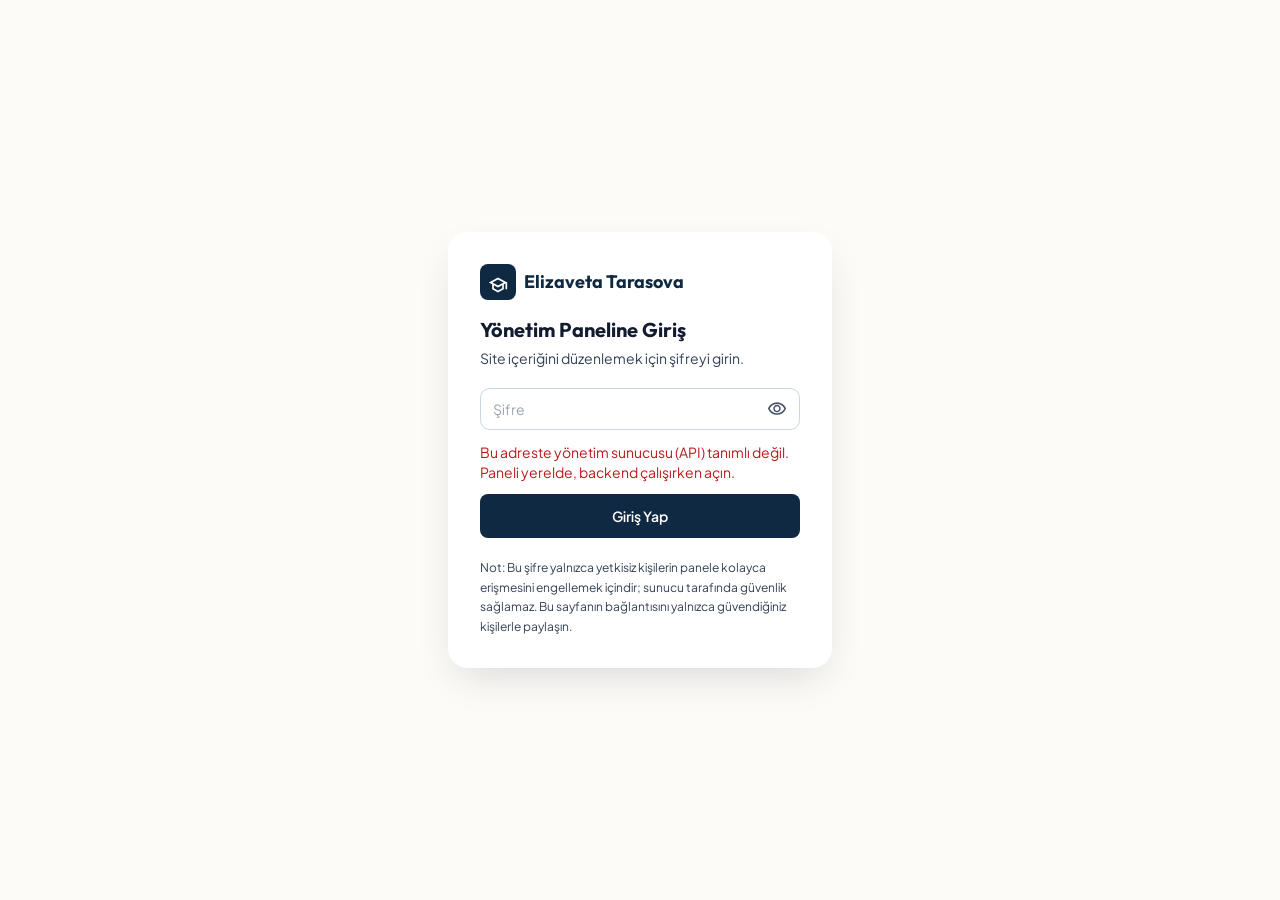
<file: admin.html>
<!DOCTYPE html>
<html lang="tr"><head><meta charset="utf-8"/><meta http-equiv="Content-Security-Policy" content="default-src 'self'; script-src 'self'; style-src 'self'; img-src 'self'; font-src 'self'; connect-src 'self' http://localhost:5080; form-action 'self'; base-uri 'self'; object-src 'none';"/><meta content="width=device-width, initial-scale=1.0, viewport-fit=cover" name="viewport"/><title>Elizaveta Tarasova — Yönetim Paneli</title>
<meta name="robots" content="noindex, nofollow"/>
<link rel="icon" href="assets/favicon/favicon.svg" type="image/svg+xml"/><link rel="icon" href="assets/favicon/favicon.ico" sizes="any"/><link rel="apple-touch-icon" href="assets/favicon/apple-touch-icon.png"/>
<link rel="stylesheet" href="assets/css/fonts.css"/>
<link rel="stylesheet" href="assets/css/tailwind-admin.css"/>
<link rel="stylesheet" href="assets/css/admin.css?v=20260924b"/>
</head>
<body>

<!-- ===================== LOGIN SCREEN ===================== -->
<div id="login-screen" class="min-h-screen flex items-center justify-center px-4 py-10">
  <div class="w-full max-w-sm bg-white rounded-2xl shadow-[0_16px_40px_-12px_rgba(15,41,66,0.18)] p-6 sm:p-8">
    <div class="flex items-center gap-2 mb-1">
      <div class="w-9 h-9 rounded-lg bg-primary flex items-center justify-center shrink-0">
        <span class="text-white text-[20px]"><svg fill="currentColor" class="icon-inline" xmlns="http://www.w3.org/2000/svg" height="20" viewBox="0 -960 960 960" width="20"><path d="M480-120 200-272v-240L40-600l440-240 440 240v320h-80v-276l-80 44v240L480-120Zm0-332 274-148-274-148-274 148 274 148Zm0 241 200-108v-151L480-360 280-470v151l200 108Zm0-241Zm0 90Zm0 0Z"/></svg></span>
      </div>
      <span class="font-display font-bold text-lg text-primary truncate">Elizaveta Tarasova</span>
    </div>
    <h1 class="font-display font-bold text-xl text-ink mt-4">Yönetim Paneline Giriş</h1>
    <p class="text-sm text-muted mt-1">Site içeriğini düzenlemek için şifreyi girin.</p>
    <form id="login-form" class="mt-5 flex flex-col gap-3">
      <input id="login-password" type="password" class="field-input" placeholder="Şifre" autocomplete="current-password" required/>
      <p id="login-error" hidden class="text-sm text-danger">Şifre hatalı. Lütfen tekrar deneyin.</p>
      <button type="submit" class="w-full bg-primary hover:bg-primary-container text-white font-semibold text-sm py-3 rounded-lg transition-colors">Giriş Yap</button>
    </form>
    <p class="text-xs text-muted mt-5 leading-relaxed">Not: Bu şifre yalnızca yetkisiz kişilerin panele kolayca erişmesini engellemek içindir; sunucu tarafında güvenlik sağlamaz. Bu sayfanın bağlantısını yalnızca güvendiğiniz kişilerle paylaşın.</p>
  </div>
</div>

<!-- ===================== ADMIN APP ===================== -->
<div id="admin-app" hidden class="min-h-screen flex flex-col">

  <!-- Top bar -->
  <header class="sticky top-0 z-30 bg-white border-b border-outline/60 shadow-sm">
    <div class="max-w-[1400px] mx-auto px-3 sm:px-6 py-3 flex flex-wrap items-center gap-3 justify-between">
      <div class="flex items-center gap-2 min-w-0">
        <div class="w-8 h-8 rounded-lg bg-primary flex items-center justify-center shrink-0">
          <span class="text-white text-[18px]"><svg fill="currentColor" class="icon-inline" xmlns="http://www.w3.org/2000/svg" height="18" viewBox="0 -960 960 960" width="18"><path d="M480-120 200-272v-240L40-600l440-240 440 240v320h-80v-276l-80 44v240L480-120Zm0-332 274-148-274-148-274 148 274 148Zm0 241 200-108v-151L480-360 280-470v151l200 108Zm0-241Zm0 90Zm0 0Z"/></svg></span>
        </div>
        <div class="min-w-0">
          <p class="font-display font-bold text-sm sm:text-base text-primary leading-tight truncate">Elizaveta Tarasova</p>
          <p class="text-[11px] sm:text-xs text-muted leading-tight truncate">İçerik Yönetim Paneli</p>
        </div>
      </div>

      <div class="flex items-center gap-2 flex-wrap justify-end">
        <div id="lang-tabs" class="inline-flex items-center bg-subtle p-1 rounded-full shrink-0">
          <button class="lang-tab px-3 py-1.5 rounded-full text-xs font-bold transition-colors" data-lang="en">EN</button>
          <button class="lang-tab px-3 py-1.5 rounded-full text-xs font-bold transition-colors" data-lang="tr">TR</button>
          <button class="lang-tab px-3 py-1.5 rounded-full text-xs font-bold transition-colors" data-lang="ru">RU</button>
        </div>
        <a href="index.html" target="_blank" aria-label="Siteyi görüntüle" class="inline-flex items-center gap-1 bg-subtle hover:bg-outline/40 text-primary text-xs font-semibold px-3 py-2 rounded-lg transition-colors whitespace-nowrap">
          <span class="text-[16px]"><svg fill="currentColor" class="icon-inline" xmlns="http://www.w3.org/2000/svg" height="16" viewBox="0 -960 960 960" width="16"><path d="M200-120q-33 0-56.5-23.5T120-200v-560q0-33 23.5-56.5T200-840h280v80H200v560h560v-280h80v280q0 33-23.5 56.5T760-120H200Zm188-212-56-56 372-372H560v-80h280v280h-80v-144L388-332Z"/></svg></span><span class="hidden sm:inline">Siteyi Görüntüle</span>
        </a>
        <button id="btn-logout" aria-label="Çıkış yap" class="inline-flex items-center gap-1 bg-subtle hover:bg-outline/40 text-primary text-xs font-semibold px-3 py-2 rounded-lg transition-colors whitespace-nowrap">
          <span class="text-[16px]"><svg fill="currentColor" class="icon-inline" xmlns="http://www.w3.org/2000/svg" height="16" viewBox="0 -960 960 960" width="16"><path d="M200-120q-33 0-56.5-23.5T120-200v-560q0-33 23.5-56.5T200-840h280v80H200v560h280v80H200Zm440-160-55-58 102-102H360v-80h327L585-622l55-58 200 200-200 200Z"/></svg></span><span class="hidden sm:inline">Çıkış</span>
        </button>
      </div>
    </div>
    <div class="max-w-[1400px] mx-auto px-3 sm:px-6 pb-3 flex flex-wrap items-center gap-2 justify-between">
      <p id="save-status" class="text-xs text-secondary-tint-text flex items-center gap-1">
        <span class="text-[15px]"><svg fill="currentColor" class="icon-inline" xmlns="http://www.w3.org/2000/svg" height="15" viewBox="0 -960 960 960" width="15"><path d="m424-296 282-282-56-56-226 226-114-114-56 56 170 170Zm56 216q-83 0-156-31.5T197-197q-54-54-85.5-127T80-480q0-83 31.5-156T197-763q54-54 127-85.5T480-880q83 0 156 31.5T763-763q54 54 85.5 127T880-480q0 83-31.5 156T763-197q-54 54-127 85.5T480-80Zm0-80q134 0 227-93t93-227q0-134-93-227t-227-93q-134 0-227 93t-93 227q0 134 93 227t227 93Zm0-320Z"/></svg></span>
        <span>Tüm değişiklikler kaydedildi</span>
      </p>
      <div class="flex flex-wrap items-center gap-2">
        <button id="btn-export" class="inline-flex items-center gap-1 bg-white border border-outline hover:bg-subtle text-ink text-xs font-semibold px-3 py-2 rounded-lg transition-colors whitespace-nowrap">
          <span class="text-[16px]"><svg fill="currentColor" class="icon-inline" xmlns="http://www.w3.org/2000/svg" height="16" viewBox="0 -960 960 960" width="16"><path d="M480-320 280-520l56-58 104 104v-326h80v326l104-104 56 58-200 200ZM240-160q-33 0-56.5-23.5T160-240v-120h80v120h480v-120h80v120q0 33-23.5 56.5T720-160H240Z"/></svg></span>content.json İndir
        </button>
        <label class="inline-flex items-center gap-1 bg-white border border-outline hover:bg-subtle text-ink text-xs font-semibold px-3 py-2 rounded-lg transition-colors cursor-pointer whitespace-nowrap">
          <span class="text-[16px]"><svg fill="currentColor" class="icon-inline" xmlns="http://www.w3.org/2000/svg" height="16" viewBox="0 -960 960 960" width="16"><path d="M440-320v-326L336-542l-56-58 200-200 200 200-56 58-104-104v326h-80ZM240-160q-33 0-56.5-23.5T160-240v-120h80v120h480v-120h80v120q0 33-23.5 56.5T720-160H240Z"/></svg></span>İçe Aktar
          <input id="import-file-input" type="file" accept="application/json" class="hidden"/>
        </label>
        <button id="btn-reset" class="inline-flex items-center gap-1 bg-white border border-danger/40 hover:bg-danger-tint text-danger text-xs font-semibold px-3 py-2 rounded-lg transition-colors whitespace-nowrap">
          <span class="text-[16px]"><svg fill="currentColor" class="icon-inline" xmlns="http://www.w3.org/2000/svg" height="16" viewBox="0 -960 960 960" width="16"><path d="M440-122q-121-15-200.5-105.5T160-440q0-66 26-126.5T260-672l57 57q-38 34-57.5 79T240-440q0 88 56 155.5T440-202v80Zm80 0v-80q87-16 143.5-83T720-440q0-100-70-170t-170-70h-3l44 44-56 56-140-140 140-140 56 56-44 44h3q134 0 227 93t93 227q0 121-79.5 211.5T520-122Z"/></svg></span>Bu Dili Sıfırla
        </button>
      </div>
    </div>
  </header>

  <div class="flex-1 max-w-[1400px] w-full mx-auto flex flex-col lg:flex-row gap-4 px-3 sm:px-6 py-4">

    <!-- Sidebar / section nav -->
    <nav id="section-nav" class="lg:w-64 shrink-0 flex lg:flex-col gap-1 overflow-x-auto lg:overflow-visible pb-2 lg:pb-0 -mx-1 px-1 lg:mx-0 lg:px-0"></nav>

    <!-- Form area -->
    <main class="flex-1 min-w-0 flex flex-col gap-4">
      <div class="bg-white rounded-2xl shadow-sm border border-outline/50 p-4 sm:p-6">
        <h2 id="section-title" class="font-display font-bold text-lg text-primary">—</h2>
        <p id="section-hint" class="text-xs text-muted mt-1">Aşağıdaki alanları düzenleyin. Değişiklikler otomatik olarak kaydedilir.</p>
        <div id="fields-container" class="mt-5 grid grid-cols-1 sm:grid-cols-2 gap-4"></div>
      </div>
    </main>
  </div>

  <footer class="text-center text-xs text-muted py-6 px-4">
    Elizaveta Tarasova Yönetim Paneli · Değişiklikler bu tarayıcıda saklanır. Kalıcı olarak yayınlamak için "content.json İndir" ile dosyayı indirip sitenizin barındığı yere yükleyin.
  </footer>
</div>

<script src="assets/js/config.js?v=20260924b"></script><script src="content-data.js?v=20260924b"></script>
<script src="site-i18n.js?v=20260924b"></script>
<script src="assets/js/admin.js?v=20260924b" defer></script>
</body>
</html>
</file>
<file: assets/css/fonts.css>
/* Self-hosted Google Fonts: Outfit + Plus Jakarta Sans (variable fonts) */

@font-face {
  font-family: 'Outfit';
  font-style: normal;
  font-weight: 600 700;
  font-display: swap;
  src: url('../fonts/QGYvz_MVcBeNP4NJuktqQ4E.woff2') format('woff2');
  unicode-range: U+0100-02BA, U+02BD-02C5, U+02C7-02CC, U+02CE-02D7, U+02DD-02FF, U+0304, U+0308, U+0329, U+1D00-1DBF, U+1E00-1E9F, U+1EF2-1EFF, U+2020, U+20A0-20AB, U+20AD-20C0, U+2113, U+2C60-2C7F, U+A720-A7FF;
}
@font-face {
  font-family: 'Outfit';
  font-style: normal;
  font-weight: 600 700;
  font-display: swap;
  src: url('../fonts/QGYvz_MVcBeNP4NJtEtq.woff2') format('woff2');
  unicode-range: U+0000-00FF, U+0131, U+0152-0153, U+02BB-02BC, U+02C6, U+02DA, U+02DC, U+2000-206F, U+2074, U+2122, U+2191, U+2193, U+2212, U+2215, U+FEFF, U+FFFD;
}

@font-face {
  font-family: 'Plus Jakarta Sans';
  font-style: normal;
  font-weight: 400 700;
  font-display: swap;
  src: url('../fonts/LDIoaomQNQcsA88c7O9yZ4KMCoOg4Ko70yyygA.woff2') format('woff2');
  unicode-range: U+0460-052F, U+1C80-1C88, U+20B4, U+2DE0-2DFF, U+A640-A69F, U+FE2E-FE2F;
}
@font-face {
  font-family: 'Plus Jakarta Sans';
  font-style: normal;
  font-weight: 400 700;
  font-display: swap;
  src: url('../fonts/LDIoaomQNQcsA88c7O9yZ4KMCoOg4Ko50yyygA.woff2') format('woff2');
  unicode-range: U+0102-0103, U+0110-0111, U+0128-0129, U+0168-0169, U+01A0-01A1, U+01AF-01B0, U+0300-0301, U+0303-0304, U+0308-0309, U+0323, U+0329, U+1EA0-1EF9, U+20AB;
}
@font-face {
  font-family: 'Plus Jakarta Sans';
  font-style: normal;
  font-weight: 400 700;
  font-display: swap;
  src: url('../fonts/LDIoaomQNQcsA88c7O9yZ4KMCoOg4Ko40yyygA.woff2') format('woff2');
  unicode-range: U+0100-02BA, U+02BD-02C5, U+02C7-02CC, U+02CE-02D7, U+02DD-02FF, U+0304, U+0308, U+0329, U+1D00-1DBF, U+1E00-1E9F, U+1EF2-1EFF, U+2020, U+20A0-20AB, U+20AD-20C0, U+2113, U+2C60-2C7F, U+A720-A7FF;
}
@font-face {
  font-family: 'Plus Jakarta Sans';
  font-style: normal;
  font-weight: 400 700;
  font-display: swap;
  src: url('../fonts/LDIoaomQNQcsA88c7O9yZ4KMCoOg4Ko20yw.woff2') format('woff2');
  unicode-range: U+0000-00FF, U+0131, U+0152-0153, U+02BB-02BC, U+02C6, U+02DA, U+02DC, U+2000-206F, U+2074, U+2122, U+2191, U+2193, U+2212, U+2215, U+FEFF, U+FFFD;
}
</file>
<file: assets/css/site.css>
/* Shared by every inline <svg> icon in this page (was a repeated inline style="..."). */
.icon-inline { display: inline-block; vertical-align: middle; }

/* Logo text, sized to fit its header/drawer container across viewport widths. */
.header-logo-text { font-size: clamp(0.95rem, 4.2vw, 1.375rem); line-height: 1.2; }
.drawer-logo-text { font-size: clamp(0.85rem, 4.5vw, 1.125rem); line-height: 1.2; }

/* Featured pricing tier card: a teal focus-ring-style outline plus a soft drop shadow. */
.pricing-tier-featured { box-shadow: 0 0 0 2px #0E7490, 0 20px 25px -5px rgba(14, 116, 144, 0.1); }

@layer base{
  html,body{margin:0;padding:0;}
  body{overscroll-behavior:none;}
  main>:first-child{margin-top:0!important;}
  main>:last-child{margin-bottom:0!important;}
}
::-webkit-scrollbar{display:none;}
/* --- Responsive / anti-overflow safety net --- */
body { max-width: 100%; overflow-x: hidden; }
* { min-width: 0; }
h1,h2,h3,h4,h5,p,span,a,button,label,li,input,select,textarea { overflow-wrap: break-word; word-break: break-word; }
img, svg { max-width: 100%; height: auto; }
.break-anywhere { overflow-wrap: anywhere; word-break: break-word; }
#curriculum-tabs { max-width: 100%; }
.hero-stats-grid { display: grid; grid-template-columns: 1fr; gap: 1rem; }
@media (min-width: 400px) {
  .hero-stats-grid { grid-template-columns: 1fr 1fr; }
  .hero-stat-wide { grid-column: span 2 / span 2; }
}
@media (min-width: 640px) {
  .hero-stats-grid { grid-template-columns: 1fr 1fr 1fr; }
  .hero-stat-wide { grid-column: span 1 / span 1; }
}
.mentor-stats-grid { display: grid; grid-template-columns: 1fr; gap: 1rem; }
@media (min-width: 420px) {
  .mentor-stats-grid { grid-template-columns: 1fr 1fr; }
}
/* --- Privacy modal (utility classes not present in the pre-built Tailwind bundle) --- */
#privacy-modal { z-index: 100; }
#privacy-modal.flex { align-items: flex-end; }
#privacy-modal-backdrop { background-color: rgba(0, 20, 40, 0.5); -webkit-backdrop-filter: blur(4px); backdrop-filter: blur(4px); }
#privacy-modal-panel {
  max-height: 88vh;
  border-top-left-radius: 1rem;
  border-top-right-radius: 1rem;
  box-shadow: 0 24px 60px -12px rgba(15, 41, 66, 0.35);
}
#privacy-modal-panel > div:first-child,
#privacy-modal-panel > div:last-child { border-color: rgba(0, 0, 0, 0.05); }
#privacy-modal-panel > div:first-child { align-items: flex-start; justify-content: space-between; border-bottom-width: 1px; }
#privacy-modal-panel > div:last-child { border-top-width: 1px; justify-content: flex-end; }
#privacy-modal-title + p { margin-top: 0.25rem; }
#privacy-modal .flex-1 { min-height: 0; }
#privacy-modal h4 { margin-bottom: 0.25rem; }
html.overflow-hidden, body.overflow-hidden { overflow: hidden !important; }
@media (min-width: 640px) {
  #privacy-modal.flex { align-items: center; }
  #privacy-modal-panel { max-width: 42rem; margin-left: 1rem; margin-right: 1rem; max-height: 82vh; border-radius: 1rem; }
}
/* --- Back-to-top button (utility classes not present in the pre-built Tailwind bundle) --- */
#back-to-top {
  position: fixed;
  right: 1.25rem;
  bottom: calc(1.25rem + env(safe-area-inset-bottom, 0px));
  z-index: 40;
  width: 3rem;
  height: 3rem;
  border-radius: 9999px;
  border: none;
  background-color: #0F2942;
  color: #fff;
  display: flex;
  align-items: center;
  justify-content: center;
  box-shadow: 0 8px 20px -6px rgba(15, 41, 66, 0.4);
  cursor: pointer;
  opacity: 0;
  transform: translateY(12px);
  pointer-events: none;
  transition: opacity .25s ease, transform .25s ease, background-color .15s ease;
}
#back-to-top.is-visible { opacity: 1; transform: translateY(0); pointer-events: auto; }
#back-to-top:hover { background-color: #1A3D60; }
@media (min-width: 640px) {
  #back-to-top { right: 2rem; bottom: calc(2rem + env(safe-area-inset-bottom, 0px)); width: 3.25rem; height: 3.25rem; }
}
/* --- Floating WhatsApp button (always visible, independent of scroll) --- */
#whatsapp-float {
  position: fixed;
  left: 1.25rem;
  bottom: calc(1.25rem + env(safe-area-inset-bottom, 0px));
  z-index: 40;
  width: 3.25rem;
  height: 3.25rem;
  border-radius: 9999px;
  background-color: #25D366;
  color: #fff;
  display: flex;
  align-items: center;
  justify-content: center;
  box-shadow: 0 8px 20px -6px rgba(0, 0, 0, 0.35);
  text-decoration: none;
  cursor: pointer;
  transition: transform .2s ease, background-color .15s ease;
}
#whatsapp-float svg { width: 28px; height: 28px; position: relative; z-index: 1; }
#whatsapp-float::before {
  content: "";
  position: absolute;
  inset: 0;
  border-radius: 9999px;
  background-color: #25D366;
  animation: whatsapp-pulse 2.4s ease-out infinite;
  will-change: transform, opacity;
}
#whatsapp-float:hover { background-color: #1DA851; transform: scale(1.08); }
#whatsapp-float:hover::before { animation-play-state: paused; }
@keyframes whatsapp-pulse {
  0% { transform: scale(1); opacity: .55; }
  100% { transform: scale(1.9); opacity: 0; }
}
@media (prefers-reduced-motion: reduce) {
  #whatsapp-float::before { animation: none; }
}
@media (min-width: 640px) {
  #whatsapp-float { left: 2rem; bottom: calc(2rem + env(safe-area-inset-bottom, 0px)); width: 3.5rem; height: 3.5rem; }
  #whatsapp-float svg { width: 30px; height: 30px; }
}
/* --- Footer social icon row (utility classes not present in the pre-built Tailwind bundle) --- */
.footer-social-btn {
  display: inline-flex;
  align-items: center;
  justify-content: center;
  width: 2.25rem;
  height: 2.25rem;
  border-radius: 9999px;
  background-color: #fff;
  color: #001428;
  text-decoration: none;
  flex-shrink: 0;
  transition: background-color .15s ease, color .15s ease;
}
.footer-social-btn svg { width: 16px; height: 16px; }
.footer-social-btn:hover { background-color: #001428; color: #fff; }

/* Footer WhatsApp/Telegram pill buttons: darker than the brand accent used
   elsewhere so the small white label text clears WCAG AA (4.5:1) contrast —
   the compiled bg-channel-* utilities are too light at this text size. */
.footer-channel-pill-whatsapp { background-color: #15803d; }
.footer-channel-pill-whatsapp:hover { background-color: #166534; }
.footer-channel-pill-telegram { background-color: #0369a1; }
.footer-channel-pill-telegram:hover { background-color: #075985; }

/* Active curriculum tab: keep white text on the dark pill even while hovered/focused
   (touch devices keep :hover stuck after a tap, which made hover:text-on-surface win). */
.curriculum-tab-btn.bg-primary,
.curriculum-tab-btn.bg-primary:hover,
.curriculum-tab-btn.bg-primary:focus,
.curriculum-tab-btn.bg-primary:active { color: #fff; }
.curriculum-tab-btn { transition: none; }
.curriculum-tab-btn.bg-primary { color: #fff !important; background-color: #001428; }
.curriculum-tab-btn:not(.bg-primary) { color: #43474D; background-color: transparent; }

/* Brief dim/undim while site.js swaps in database content over the content-data.js defaults —
   see showLang() in assets/js/site.js. Kept off entirely under prefers-reduced-motion. */
html { transition: opacity 150ms ease-out; }
html.content-refreshing { opacity: .55; }
@media (prefers-reduced-motion: reduce) {
  html { transition: none; }
}
</file>
<file: assets/css/admin.css>
/* Shared by every inline <svg> icon in this page (was a repeated inline style="..."). */
.icon-inline { display: inline-block; vertical-align: middle; }

html, body { margin:0; padding:0; max-width:100%; overflow-x:hidden; background:#FDFBF7; }
* { min-width: 0; box-sizing: border-box; }
body { font-family: 'Plus Jakarta Sans', sans-serif; color:#131B2E; }
h1,h2,h3,h4,label,button,input,select,textarea,p,span,a { overflow-wrap: break-word; }
::-webkit-scrollbar { width: 8px; height: 8px; }
::-webkit-scrollbar-thumb { background: #CBD5E1; border-radius: 8px; }
.field-input {
  width: 100%; padding: 0.6rem 0.75rem; border-radius: 0.6rem;
  border: 1.5px solid #CBD5E1; background: #fff; color: #131B2E;
  font-family: 'Plus Jakarta Sans', sans-serif; font-size: 14px; outline: none;
}
.field-input:focus { border-color: #0E7490; box-shadow: 0 0 0 3px rgba(14,116,144,0.15); }
.sidebar-btn.active { background: #0F2942; color: #fff; }
.sidebar-btn { color: #334155; }
.lang-tab.active { background: #0F2942; color: #fff; }
[hidden] { display: none !important; }

/* Repeatable list editor (FAQ items) */
.faq-list-wrap { margin-top: 0.5rem; padding-top: 1rem; border-top: 1px solid #E2E8F0; }
.faq-list { display: flex; flex-direction: column; gap: 0.75rem; }
.faq-card { padding: 0.85rem 1rem; border-radius: 0.75rem; background: #F1F5F9; display: flex; flex-direction: column; gap: 0.6rem; }
.faq-item-badge { font-size: 11px; font-weight: 700; text-transform: uppercase; letter-spacing: 0.05em; color: #334155; }
.faq-list-note { font-size: 11px; color: #64748B; margin-top: -0.25rem; }

.faq-delete-btn {
  display: inline-flex; align-items: center; gap: 0.3rem;
  padding: 0.4rem 0.7rem; border-radius: 0.5rem; border: none;
  background: transparent; color: #BA1A1A;
  font-family: 'Plus Jakarta Sans', sans-serif; font-size: 12px; font-weight: 600;
  cursor: pointer; transition: background-color .15s;
}
.faq-delete-btn:hover { background: #FFDAD6; }
.faq-delete-btn svg { width: 15px; height: 15px; flex-shrink: 0; }

.faq-add-btn {
  display: inline-flex; align-items: center; gap: 0.4rem;
  padding: 0.55rem 0.9rem; border-radius: 0.6rem; border: none;
  background: #2F7D5B; color: #fff;
  font-family: 'Plus Jakarta Sans', sans-serif; font-size: 12px; font-weight: 700;
  cursor: pointer; white-space: nowrap; transition: background-color .15s;
}
.faq-add-btn:hover { background: #256449; }
.faq-add-btn svg { width: 16px; height: 16px; flex-shrink: 0; }

/* --- Form başvuruları (contact submissions) + şifre değiştir --- */
.contact-list { display: flex; flex-direction: column; gap: 0.75rem; }
.contact-empty { padding: 1.5rem 1rem; text-align: center; font-size: 13px; color: #64748B; background: #F1F5F9; border-radius: 0.75rem; }
.contact-card { padding: 0.9rem 1rem; border-radius: 0.75rem; background: #F1F5F9; border-left: 4px solid transparent; display: flex; flex-direction: column; gap: 0.5rem; }
.contact-card.is-unread { background: #ECFEFF; border-left-color: #0E7490; }
.contact-card-head { display: flex; align-items: center; justify-content: space-between; gap: 0.5rem; flex-wrap: wrap; }
.contact-name { font-size: 15px; font-weight: 700; color: #0F172A; }
.contact-card.is-unread .contact-name { font-weight: 800; }
.contact-new-badge { display: inline-block; margin-left: 0.5rem; padding: 0.1rem 0.5rem; border-radius: 9999px; background: #0E7490; color: #fff; font-size: 10px; font-weight: 700; letter-spacing: 0.04em; text-transform: uppercase; vertical-align: middle; }
.contact-date { font-size: 11px; color: #64748B; }
.contact-fields { display: grid; grid-template-columns: 1fr; gap: 0.35rem 1rem; font-size: 13px; color: #334155; }
@media (min-width: 640px) { .contact-fields { grid-template-columns: 1fr 1fr; } }
.contact-fields dt { font-size: 10px; font-weight: 700; text-transform: uppercase; letter-spacing: 0.05em; color: #64748B; }
.contact-fields dd { margin: 0; overflow-wrap: anywhere; }
.contact-fields a { color: #0E7490; text-decoration: underline; }
.contact-message { grid-column: 1 / -1; white-space: pre-wrap; }
.contact-actions { display: flex; gap: 0.5rem; flex-wrap: wrap; justify-content: flex-end; }
.contact-read-btn { padding: 0.4rem 0.7rem; border-radius: 0.5rem; border: 1px solid #CBD5E1; background: #fff; color: #0F172A; font-family: 'Plus Jakarta Sans', sans-serif; font-size: 12px; font-weight: 600; cursor: pointer; }
.contact-read-btn:hover { background: #E2E8F0; }
.pw-form { display: flex; flex-direction: column; gap: 0.9rem; max-width: 26rem; }
.pw-form label { font-size: 11px; font-weight: 700; text-transform: uppercase; letter-spacing: 0.05em; color: #475569; }
.pw-message { font-size: 13px; padding: 0.6rem 0.8rem; border-radius: 0.5rem; }
.pw-message.is-error { background: #FFDAD6; color: #93000A; }
.pw-message.is-success { background: #D8F3E4; color: #14532D; }
.pw-form .faq-add-btn { align-self: flex-start; }

/* --- Şifre göster/gizle butonu --- */
.pw-field { position: relative; display: block; width: 100%; }
.pw-field .field-input { padding-right: 2.9rem; }
.pw-toggle {
  position: absolute; top: 50%; right: 0.3rem; transform: translateY(-50%);
  width: 2.25rem; height: 2.25rem; padding: 0; border: none; border-radius: 0.5rem;
  display: inline-flex; align-items: center; justify-content: center;
  background: transparent; color: #475569; cursor: pointer;
  transition: color .15s, background-color .15s;
}
.pw-toggle:hover { color: #0E7490; background: #F1F5F9; }
.pw-toggle:focus-visible { outline: 2px solid #0E7490; outline-offset: 1px; }
.pw-toggle svg { width: 20px; height: 20px; }
</file>
